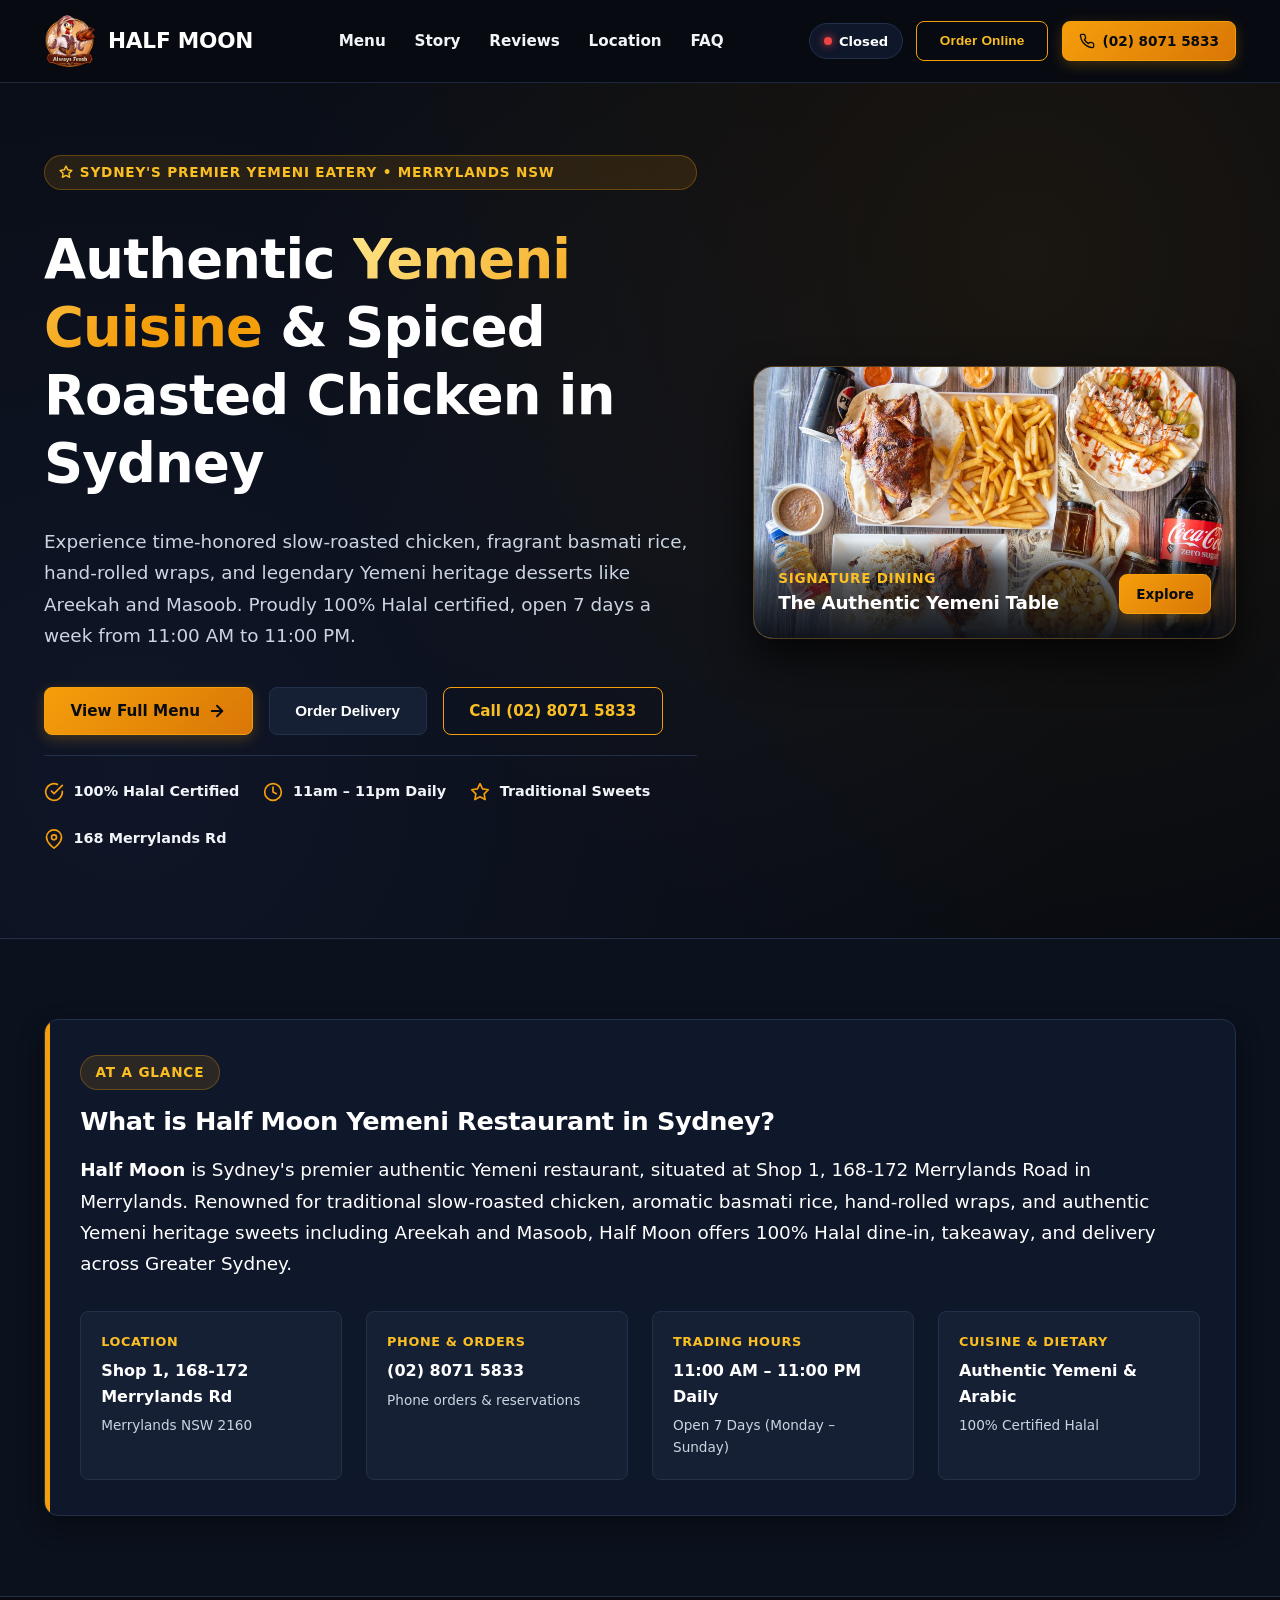
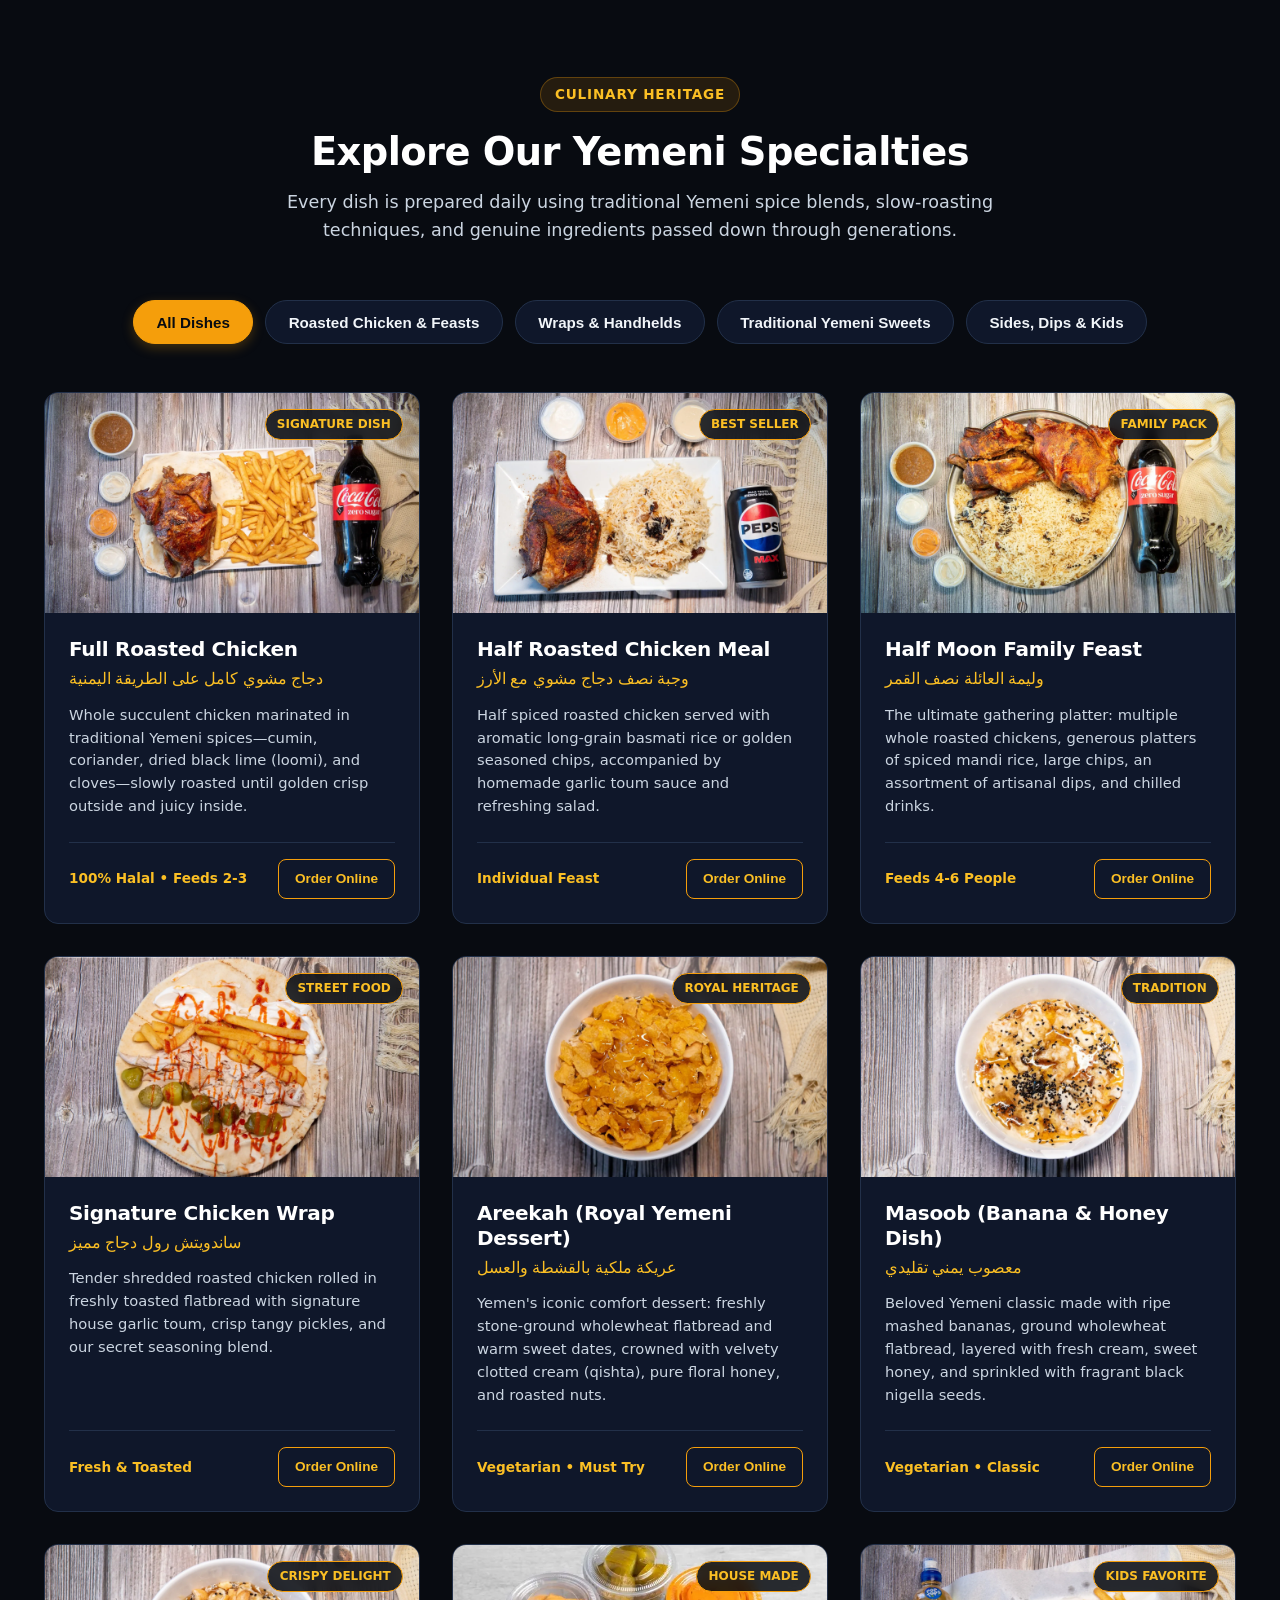
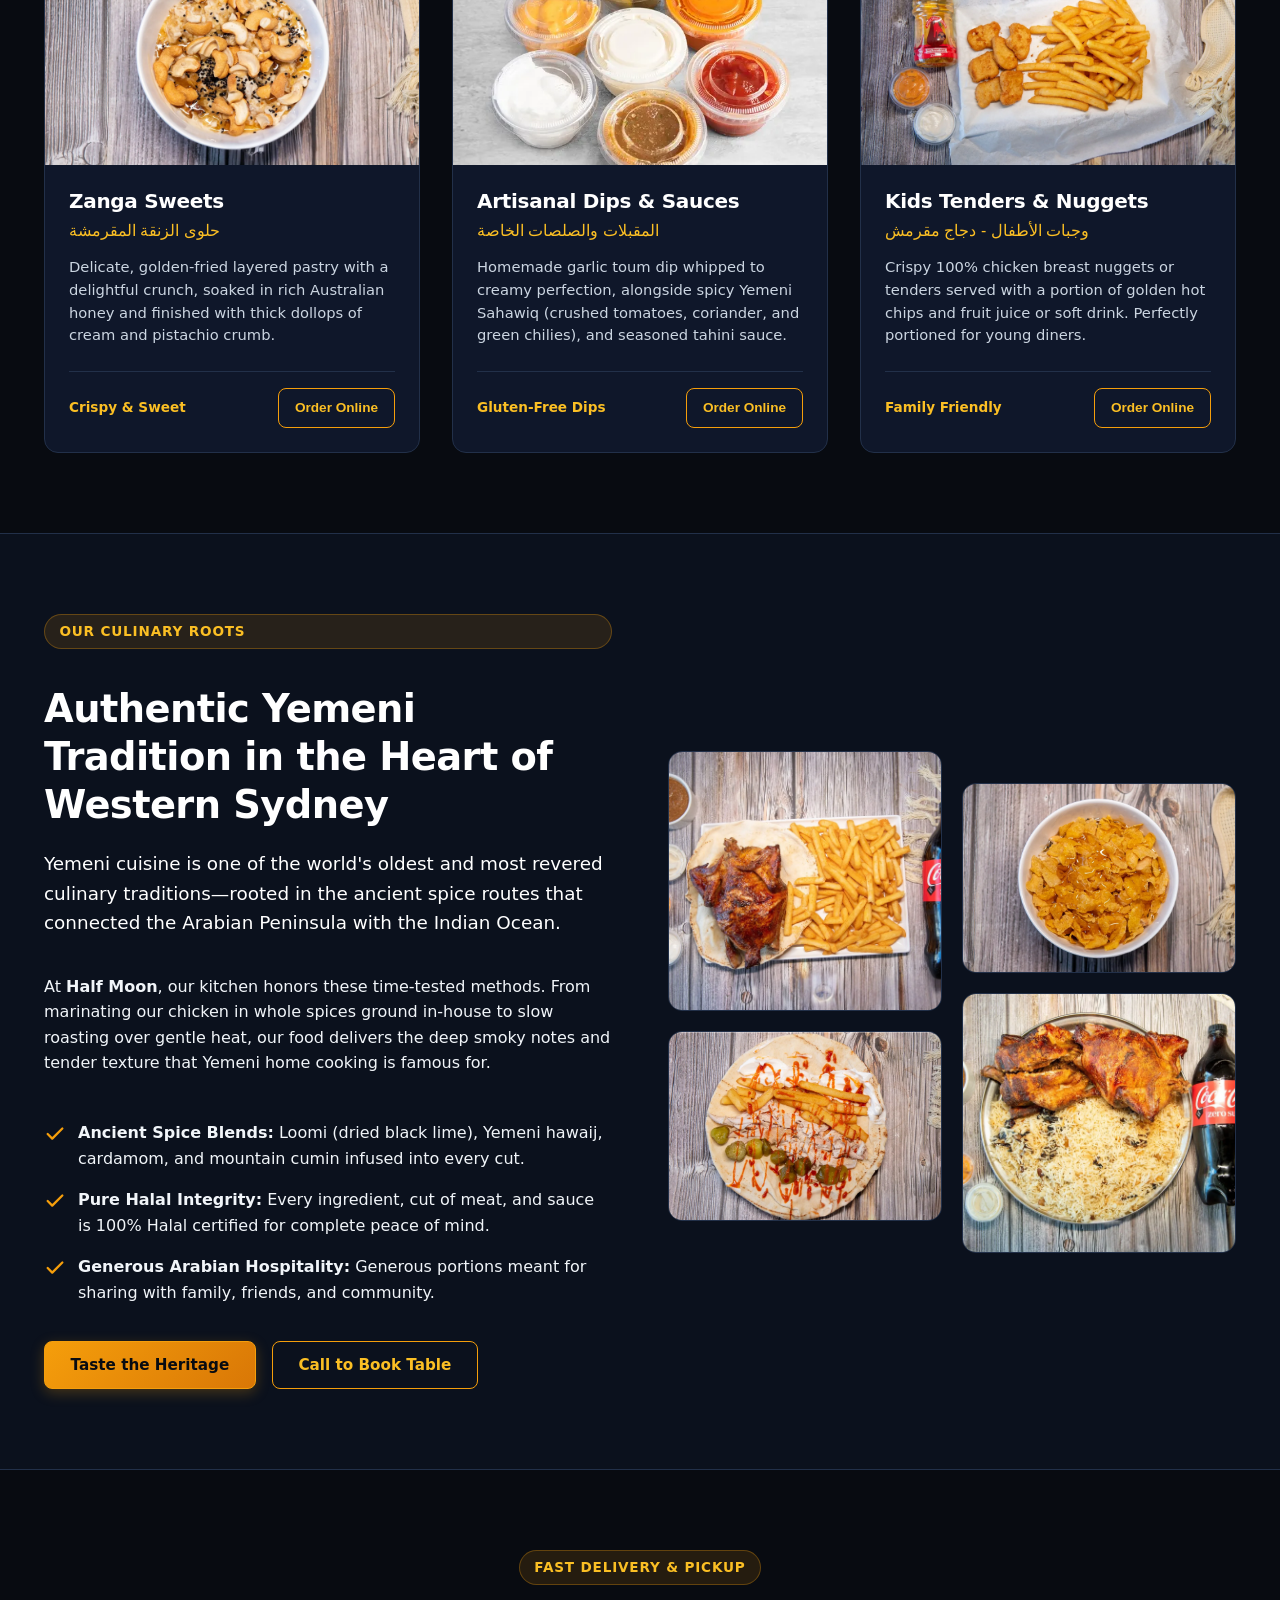
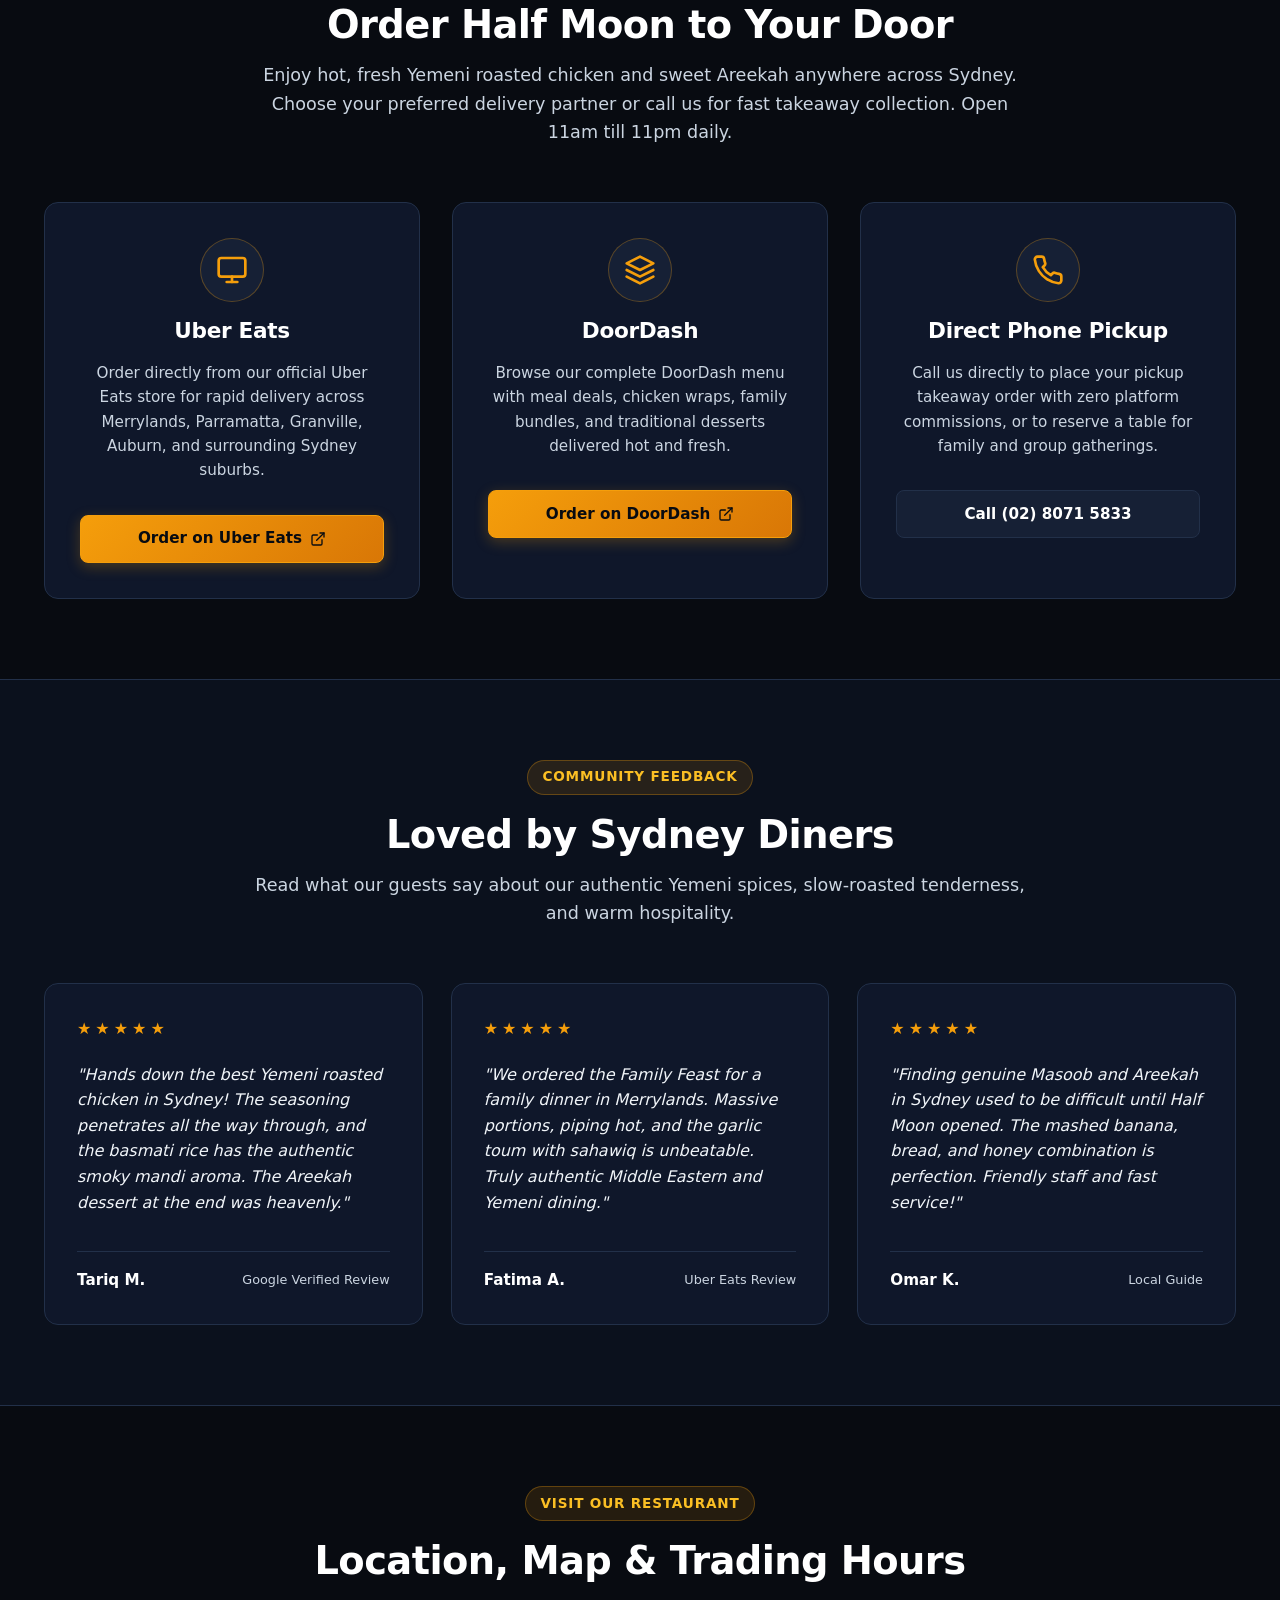
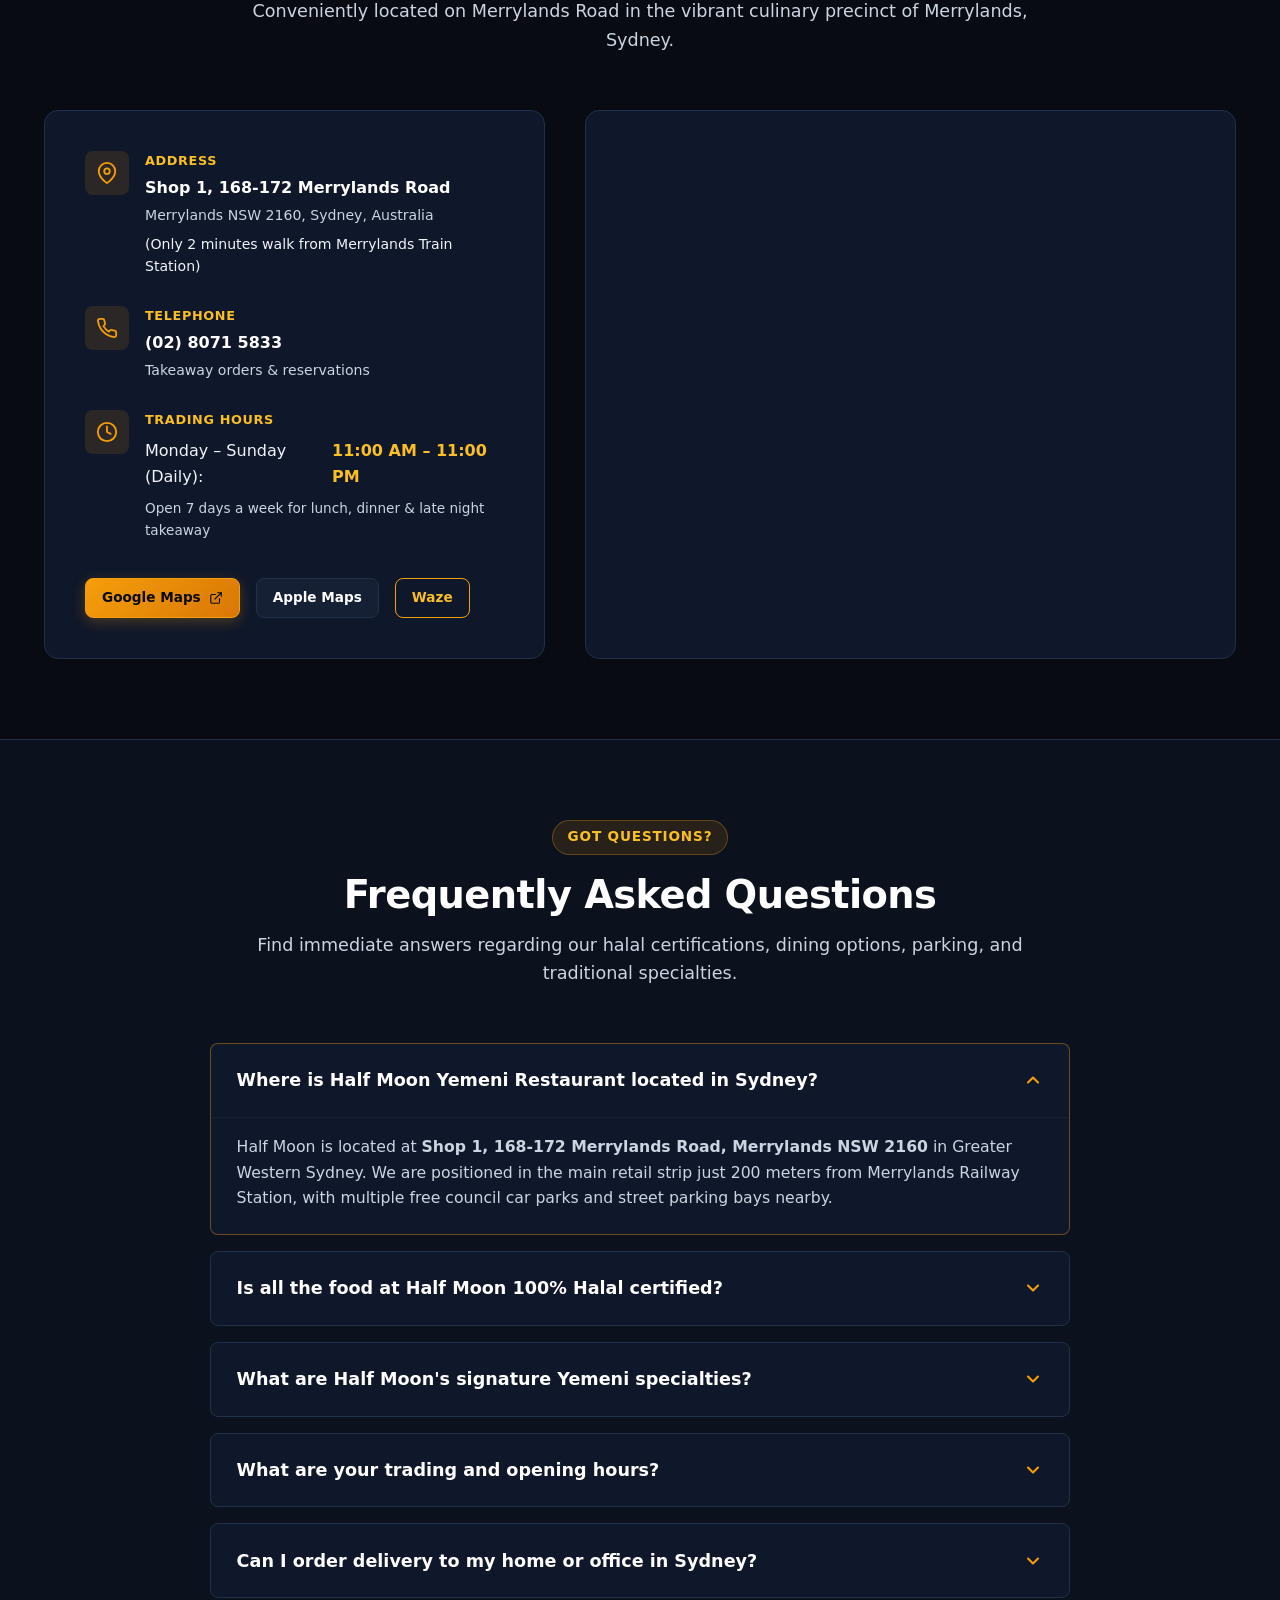
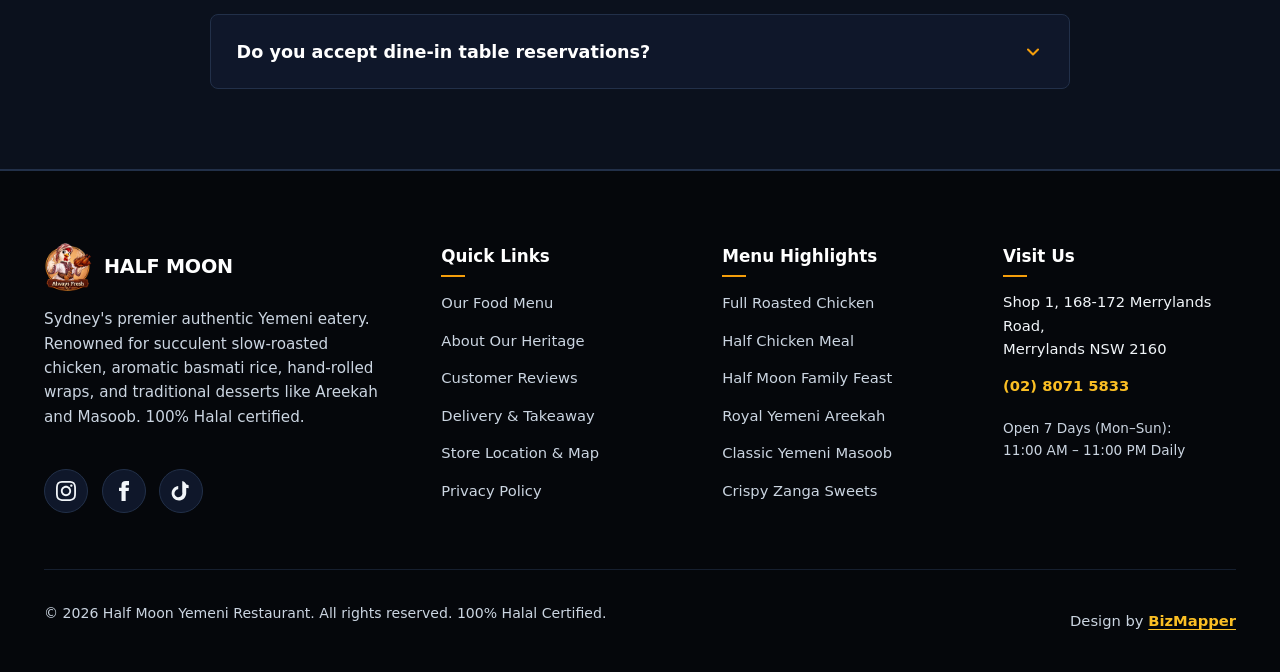
<file: index.html>
<!DOCTYPE html>
<html lang="en-AU">
<head>
  <!-- ==========================================================================
       SECTION 1: DOCUMENT METADATA & CHARACTER SET
       ========================================================================== -->
  <meta charset="UTF-8" />
  <meta name="viewport" content="width=device-width, initial-scale=1.0, viewport-fit=cover" />
  <meta http-equiv="X-UA-Compatible" content="IE=edge" />
  
  <!-- Primary SEO Title (Keyword Rich & High Intent) -->
  <title>Half Moon Yemeni Restaurant Sydney | Authentic Halal Yemeni Dining Merrylands</title>
  
  <!-- Primary Meta Description (Exactly 160 Characters) -->
  <meta name="description" content="Authentic Yemeni restaurant in Merrylands, Sydney. Savor slow-roasted chicken, seasoned rice, fresh wraps &amp; traditional Areekah. 100% Halal. Order online today!" />
  
  <!-- Canonical URL (Prevents Duplicate Content Indexing) -->
  <link rel="canonical" href="https://half-moon-syd.github.io/" />
  
  <!-- Search Engine Crawling Directives -->
  <meta name="robots" content="index, follow, max-image-preview:large, max-snippet:-1, max-video-preview:-1" />
  <meta name="googlebot" content="index, follow" />
  <meta name="bingbot" content="index, follow" />
  
  <!-- Geographic & Local Search Meta Tags (Merrylands, Greater Western Sydney) -->
  <meta name="geo.region" content="AU-NSW" />
  <meta name="geo.placename" content="Merrylands, Sydney" />
  <meta name="geo.position" content="-33.8369066;150.9902345" />
  <meta name="ICBM" content="-33.8369066, 150.9902345" />
  
  <!-- ==========================================================================
       SECTION 2: OPEN GRAPH & SOCIAL MEDIA PROTOCOLS (OG & TWITTER)
       ========================================================================== -->
  <meta property="og:site_name" content="Half Moon Yemeni Restaurant" />
  <meta property="og:type" content="restaurant.restaurant" />
  <meta property="og:locale" content="en_AU" />
  <meta property="og:url" content="https://half-moon-syd.github.io/" />
  <meta property="og:title" content="Half Moon Yemeni Restaurant Sydney | Authentic Halal Yemeni Dining" />
  <meta property="og:description" content="Authentic Yemeni restaurant in Merrylands, Sydney. Savor slow-roasted chicken, seasoned rice, fresh wraps &amp; traditional Areekah. 100% Halal. Order online today!" />
  <meta property="og:image" content="https://half-moon-syd.github.io/DoorDashWebP/Header%20Cover%20Page.webp" />
  <meta property="og:image:width" content="1920" />
  <meta property="og:image:height" content="1080" />
  <meta property="og:image:alt" content="Half Moon Yemeni Restaurant signature feast featuring spiced roasted chicken, basmati rice, and traditional sides" />

  <!-- Twitter Card Tags -->
  <meta name="twitter:card" content="summary_large_image" />
  <meta name="twitter:url" content="https://half-moon-syd.github.io/" />
  <meta name="twitter:title" content="Half Moon Yemeni Restaurant Sydney | Authentic Halal Yemeni Dining" />
  <meta name="twitter:description" content="Authentic Yemeni restaurant in Merrylands, Sydney. Savor slow-roasted chicken, seasoned rice, fresh wraps &amp; traditional Areekah. 100% Halal. Order online today!" />
  <meta name="twitter:image" content="https://half-moon-syd.github.io/DoorDashWebP/Header%20Cover%20Page.webp" />

  <!-- ==========================================================================
       SECTION 3: FAVICONS & WEB APP MANIFEST
       ========================================================================== -->
  <link rel="icon" type="image/svg+xml" href="/favicon.svg" />
  <link rel="icon" type="image/x-icon" href="/favicon.ico" />
  <link rel="icon" type="image/png" sizes="32x32" href="/favicon-32x32.png" />
  <link rel="icon" type="image/png" sizes="16x16" href="/favicon-16x16.png" />
  <link rel="apple-touch-icon" sizes="180x180" href="/apple-touch-icon.png" />
  <link rel="manifest" href="/site.webmanifest" />
  <meta name="theme-color" content="#080B11" />
  <meta name="msapplication-TileColor" content="#080B11" />

  <!-- ==========================================================================
       SECTION 4: PRELOADS & PRIMARY STYLESHEET
       ========================================================================== -->
  <!-- Preload LCP Hero Image for 100 Lighthouse Performance -->
  <link rel="preload" as="image" href="/DoorDashWebP/Header%20Cover%20Page.webp" type="image/webp" fetchpriority="high" />
  <!-- Main Stylesheet -->
  <link rel="stylesheet" href="/assets/css/styles.css" />

  <!-- ==========================================================================
       SECTION 5: RICH STRUCTURED DATA (JSON-LD / SCHEMA.ORG VALIDATOR)
       ========================================================================== -->
  <script type="application/ld+json">
  {
    "@context": "https://schema.org",
    "@graph": [
      {
        "@type": ["Restaurant", "FoodEstablishment", "LocalBusiness"],
        "@id": "https://half-moon-syd.github.io/#restaurant",
        "name": "Half Moon Yemeni Restaurant",
        "alternateName": [
          "Half Moon",
          "Half Moon Merrylands",
          "Half Moon Yemeni Restaurant Sydney"
        ],
        "description": "Authentic Yemeni restaurant in Merrylands, Sydney. Savor slow-roasted chicken, seasoned rice, fresh wraps & traditional Areekah. 100% Halal. Order online today!",
        "url": "https://half-moon-syd.github.io/",
        "logo": "https://half-moon-syd.github.io/Logo/Half%20Moon%20Logo%20NBG.png",
        "image": [
          "https://half-moon-syd.github.io/DoorDashWebP/Header%20Cover%20Page.webp",
          "https://half-moon-syd.github.io/DoorDashWebP/Full%20Roasted%20Chicken.webp",
          "https://half-moon-syd.github.io/DoorDashWebP/Areekah.webp",
          "https://half-moon-syd.github.io/DoorDashWebP/Masoob.webp"
        ],
        "telephone": "+61-2-8071-5833",
        "priceRange": "$$",
        "servesCuisine": [
          "Yemeni",
          "Middle Eastern",
          "Arabic",
          "Halal Charcoal Chicken",
          "Slow Roasted Chicken",
          "Mandi Rice"
        ],
        "address": {
          "@type": "PostalAddress",
          "streetAddress": "Shop 1, 168-172 Merrylands Road",
          "addressLocality": "Merrylands",
          "addressRegion": "NSW",
          "postalCode": "2160",
          "addressCountry": "AU"
        },
        "geo": {
          "@type": "GeoCoordinates",
          "latitude": -33.8369066,
          "longitude": 150.9902345
        },
        "hasMap": "https://www.google.com.au/maps/place/Half+Moon/@-33.8369066,150.9902345,17z/data=!3m1!4b1!4m6!3m5!1s0x6b12bde5000c52fd:0xa37bdcb6dfa96678!8m2!3d-33.8369066!4d150.9902345!16s%2Fg%2F11z5cls7_1",
        "openingHoursSpecification": [
          {
            "@type": "OpeningHoursSpecification",
            "dayOfWeek": ["Monday", "Tuesday", "Wednesday", "Thursday", "Friday", "Saturday", "Sunday"],
            "opens": "11:00",
            "closes": "23:00"
          }
        ],
        "sameAs": [
          "https://www.instagram.com/halfmoon.aus/",
          "https://www.facebook.com/Halfmoonau/",
          "https://www.tiktok.com/@halfmoon.aus/"
        ],
        "acceptsReservations": "True",
        "menu": "https://half-moon-syd.github.io/#menu",
        "aggregateRating": {
          "@type": "AggregateRating",
          "ratingValue": "4.9",
          "reviewCount": "146",
          "bestRating": "5",
          "worstRating": "1"
        },
        "hasMenu": {
          "@type": "Menu",
          "name": "Half Moon Yemeni Specialties Menu",
          "hasMenuSection": [
            {
              "@type": "MenuSection",
              "name": "Roasted Chicken & Feasts",
              "hasMenuItem": [
                {
                  "@type": "MenuItem",
                  "name": "Full Roasted Chicken",
                  "description": "Tender whole roasted chicken seasoned in aromatic Yemeni spices, served with fresh garlic toum, pickles, and spiced rice.",
                  "offers": {
                    "@type": "Offer",
                    "priceCurrency": "AUD"
                  }
                },
                {
                  "@type": "MenuItem",
                  "name": "Half Roasted Chicken Meal",
                  "description": "Half slow-roasted spiced chicken paired with fragrant basmati rice or golden chips and traditional dips.",
                  "offers": {
                    "@type": "Offer",
                    "priceCurrency": "AUD"
                  }
                },
                {
                  "@type": "MenuItem",
                  "name": "Family Feast",
                  "description": "Grand sharing banquet featuring multiple roasted chickens, generous mounds of aromatic rice, chips, dips, and drinks.",
                  "offers": {
                    "@type": "Offer",
                    "priceCurrency": "AUD"
                  }
                }
              ]
            },
            {
              "@type": "MenuSection",
              "name": "Traditional Yemeni Sweets",
              "hasMenuItem": [
                {
                  "@type": "MenuItem",
                  "name": "Areekah (Royal Yemeni Dessert)",
                  "description": "Authentic warm dessert crafted with crushed date flatbread, clotted qishta cream, pure honey, and crunchy nuts.",
                  "offers": {
                    "@type": "Offer",
                    "priceCurrency": "AUD"
                  }
                },
                {
                  "@type": "MenuItem",
                  "name": "Masoob (Banana & Honey Dish)",
                  "description": "Traditional Yemeni comfort specialty made from ripe mashed bananas, ground wholewheat bread, sweet honey, and cream.",
                  "offers": {
                    "@type": "Offer",
                    "priceCurrency": "AUD"
                  }
                },
                {
                  "@type": "MenuItem",
                  "name": "Zanga Sweets",
                  "description": "Crispy golden layered pastry drizzled with pure Australian floral honey and rich cream.",
                  "offers": {
                    "@type": "Offer",
                    "priceCurrency": "AUD"
                  }
                }
              ]
            }
          ]
        }
      },
      {
        "@type": "WebSite",
        "@id": "https://half-moon-syd.github.io/#website",
        "url": "https://half-moon-syd.github.io/",
        "name": "Half Moon Yemeni Restaurant Sydney",
        "description": "Official website of Half Moon Yemeni Restaurant in Merrylands, Sydney. Halal roasted chicken, spiced rice & Yemeni desserts.",
        "publisher": {
          "@id": "https://half-moon-syd.github.io/#restaurant"
        }
      },
      {
        "@type": "BreadcrumbList",
        "@id": "https://half-moon-syd.github.io/#breadcrumbs",
        "itemListElement": [
          {
            "@type": "ListItem",
            "position": 1,
            "name": "Home",
            "item": "https://half-moon-syd.github.io/"
          }
        ]
      },
      {
        "@type": "FAQPage",
        "@id": "https://half-moon-syd.github.io/#faq",
        "mainEntity": [
          {
            "@type": "Question",
            "name": "Where is Half Moon Yemeni Restaurant located in Sydney?",
            "acceptedAnswer": {
              "@type": "Answer",
              "text": "Half Moon is located at Shop 1, 168-172 Merrylands Road, Merrylands NSW 2160, in Greater Western Sydney. We are situated just a short 2-minute walk from Merrylands Railway Station, with convenient on-street and council parking nearby."
            }
          },
          {
            "@type": "Question",
            "name": "Is all food served at Half Moon 100% Halal certified?",
            "acceptedAnswer": {
              "@type": "Answer",
              "text": "Yes, absolutely. 100% of our meats, ingredients, marinades, and preparations adhere strictly to authentic Islamic Halal dietary requirements."
            }
          },
          {
            "@type": "Question",
            "name": "What are Half Moon's signature Yemeni dishes?",
            "acceptedAnswer": {
              "@type": "Answer",
              "text": "Our most popular signature specialties include our Slow-Roasted Spiced Chicken (Full & Half), Fragrant Basmati Mandi Rice, Handmade Chicken Wraps, Family Feast Platters, and world-renowned traditional Yemeni desserts: Areekah, Masoob, and Zanga."
            }
          },
          {
            "@type": "Question",
            "name": "What are your trading and opening hours?",
            "acceptedAnswer": {
              "@type": "Answer",
              "text": "Half Moon is open 7 days a week, Monday through Sunday, from 11:00 AM to 11:00 PM daily."
            }
          },
          {
            "@type": "Question",
            "name": "Can I order Half Moon for takeaway or home delivery in Sydney?",
            "acceptedAnswer": {
              "@type": "Answer",
              "text": "Yes! You can order online directly for fast delivery across Sydney via Uber Eats and DoorDash, or call our team directly on (02) 8071 5833 for prompt phone pickup and takeaway."
            }
          },
          {
            "@type": "Question",
            "name": "What are Areekah and Masoob?",
            "acceptedAnswer": {
              "@type": "Answer",
              "text": "Areekah and Masoob are two of Yemen's most famous heritage dishes. Areekah is a rich, warm sweet dish prepared with crushed dates, stone-ground flatbread, pure honey, and clotted cream. Masoob is prepared with sweet ripe mashed bananas, ground wholewheat bread, honey, and cream."
            }
          }
        ]
      }
    ]
  }
  </script>
</head>
<body>

  <!-- ==========================================================================
       SECTION 6: ACCESSIBILITY SKIP TO MAIN CONTENT LINK
       ========================================================================== -->
  <a href="#main-content" class="skip-to-content">Skip to main content</a>

  <!-- ==========================================================================
       SECTION 7: STICKY HEADER & ACCESSIBLE NAVIGATION BAR
       ========================================================================== -->
  <header class="site-header" role="banner">
    <div class="container nav-wrapper">
      <!-- Brand Logo & Identity -->
      <a href="/" class="brand-link" aria-label="Half Moon Homepage">
        <img src="/Logo/Half%20Moon%20Logo%20NBG.png" 
             alt="Half Moon Logo" 
             class="brand-logo" 
             width="52" 
             height="52" />
        <span class="brand-title">HALF MOON</span>
      </a>

      <!-- Desktop Navigation Menu -->
      <nav class="nav-desktop" aria-label="Main Navigation">
        <a href="#menu" class="nav-link">Menu</a>
        <a href="#about" class="nav-link">Story</a>
        <a href="#reviews" class="nav-link">Reviews</a>
        <a href="#location" class="nav-link">Location</a>
        <a href="#faq" class="nav-link">FAQ</a>
      </nav>

      <!-- Header Action Elements (Live Indicator & CTAs) -->
      <div class="nav-actions">
        <!-- Live Open / Closed Timezone Status Badge -->
        <div id="live-status-pill" class="status-indicator" aria-live="polite" title="Half Moon is open today 11:00 AM – 11:00 PM">
          <span class="status-dot" aria-hidden="true"></span>
          <span>Open Now</span>
        </div>

        <!-- Order Online Action Button (Stretched) -->
        <button type="button" class="btn btn-outline btn-sm btn-order-online open-order-modal">
          <span>Order Online</span>
        </button>

        <!-- Phone Call Quick Action (Single Line) -->
        <a href="tel:0280715833" class="btn btn-primary btn-sm" aria-label="Call Half Moon Restaurant at (02) 8071 5833">
          <svg width="16" height="16" viewBox="0 0 24 24" fill="none" stroke="currentColor" stroke-width="2" stroke-linecap="round" stroke-linejoin="round" aria-hidden="true">
            <path d="M22 16.92v3a2 2 0 0 1-2.18 2 19.79 19.79 0 0 1-8.63-3.07 19.5 19.5 0 0 1-6-6 19.79 19.79 0 0 1-3.07-8.67A2 2 0 0 1 4.11 2h3a2 2 0 0 1 2 1.72 12.84 12.84 0 0 0 .7 2.81 2 2 0 0 1-.45 2.11L8.09 9.91a16 16 0 0 0 6 6l1.27-1.27a2 2 0 0 1 2.11-.45 12.84 12.84 0 0 0 2.81.7A2 2 0 0 1 22 16.92z"></path>
          </svg>
          <span>(02) 8071 5833</span>
        </a>

        <!-- Mobile Menu Toggle Button -->
        <button type="button" 
                class="mobile-nav-toggle" 
                aria-label="Toggle mobile menu navigation" 
                aria-expanded="false" 
                aria-controls="mobile-drawer-menu">
          <svg viewBox="0 0 24 24" fill="none" stroke="currentColor" stroke-width="2" stroke-linecap="round" stroke-linejoin="round" aria-hidden="true">
            <line x1="3" y1="12" x2="21" y2="12"></line>
            <line x1="3" y1="6" x2="21" y2="6"></line>
            <line x1="3" y1="18" x2="21" y2="18"></line>
          </svg>
        </button>
      </div>
    </div>

    <!-- Mobile Drawer Navigation (App-Like Experience) -->
    <div id="mobile-drawer-menu" class="mobile-drawer" aria-label="Mobile Navigation Drawer">
      <!-- Drawer Top Bar with Brand & Close Button -->
      <div class="drawer-header">
        <a href="/" class="drawer-brand" aria-label="Half Moon Homepage">
          <img src="/Logo/Half%20Moon%20Logo%20NBG.png" 
               alt="Half Moon Logo" 
               class="brand-logo" 
               width="44" 
               height="44" />
          <span class="brand-title" style="font-size: 1.2rem;">HALF MOON</span>
        </a>
        <button type="button" class="drawer-close-btn" aria-label="Close navigation menu">
          <svg width="22" height="22" viewBox="0 0 24 24" fill="none" stroke="currentColor" stroke-width="2.5" stroke-linecap="round" stroke-linejoin="round">
            <line x1="18" y1="6" x2="6" y2="18"></line>
            <line x1="6" y1="6" x2="18" y2="18"></line>
          </svg>
        </button>
      </div>

      <!-- Live Status & Dietary Badges -->
      <div class="drawer-status-bar">
        <div class="status-indicator">
          <span class="status-dot" aria-hidden="true"></span>
          <span>Open Now • 11am – 11pm</span>
        </div>
        <div class="drawer-badge-tag">
          <svg width="13" height="13" viewBox="0 0 24 24" fill="none" stroke="currentColor" stroke-width="2.5" stroke-linecap="round" stroke-linejoin="round" aria-hidden="true">
            <path d="M22 11.08V12a10 10 0 1 1-5.93-9.14"></path>
            <polyline points="22 4 12 14.01 9 11.01"></polyline>
          </svg>
          <span>100% Halal</span>
        </div>
      </div>

      <!-- Navigation Section Label -->
      <div class="drawer-section-label">EXPLORE</div>

      <!-- Rich Navigation Cards -->
      <nav class="drawer-nav-list" aria-label="Mobile Navigation Links">
        <!-- 1. Menu -->
        <a href="#menu" class="drawer-nav-card mobile-nav-link">
          <div class="drawer-card-icon" aria-hidden="true">🍗</div>
          <div class="drawer-card-text">
            <span class="drawer-card-title">Our Menu</span>
            <span class="drawer-card-sub">Roasted chicken, spiced rice &amp; sweets</span>
          </div>
          <svg class="drawer-card-arrow" viewBox="0 0 24 24" fill="none" stroke="currentColor" stroke-width="2.5" stroke-linecap="round" stroke-linejoin="round" aria-hidden="true">
            <polyline points="9 18 15 12 9 6"></polyline>
          </svg>
        </a>

        <!-- 2. Story -->
        <a href="#about" class="drawer-nav-card mobile-nav-link">
          <div class="drawer-card-icon" aria-hidden="true">🏺</div>
          <div class="drawer-card-text">
            <span class="drawer-card-title">Our Story</span>
            <span class="drawer-card-sub">Heritage spices &amp; Yemeni roots</span>
          </div>
          <svg class="drawer-card-arrow" viewBox="0 0 24 24" fill="none" stroke="currentColor" stroke-width="2.5" stroke-linecap="round" stroke-linejoin="round" aria-hidden="true">
            <polyline points="9 18 15 12 9 6"></polyline>
          </svg>
        </a>

        <!-- 3. Reviews -->
        <a href="#reviews" class="drawer-nav-card mobile-nav-link">
          <div class="drawer-card-icon" aria-hidden="true">⭐</div>
          <div class="drawer-card-text">
            <span class="drawer-card-title">Customer Reviews</span>
            <span class="drawer-card-sub">4.9 ★ Rated by Sydney diners</span>
          </div>
          <svg class="drawer-card-arrow" viewBox="0 0 24 24" fill="none" stroke="currentColor" stroke-width="2.5" stroke-linecap="round" stroke-linejoin="round" aria-hidden="true">
            <polyline points="9 18 15 12 9 6"></polyline>
          </svg>
        </a>

        <!-- 4. Location -->
        <a href="#location" class="drawer-nav-card mobile-nav-link">
          <div class="drawer-card-icon" aria-hidden="true">📍</div>
          <div class="drawer-card-text">
            <span class="drawer-card-title">Location &amp; Hours</span>
            <span class="drawer-card-sub">Shop 1, 168-172 Merrylands Rd</span>
          </div>
          <svg class="drawer-card-arrow" viewBox="0 0 24 24" fill="none" stroke="currentColor" stroke-width="2.5" stroke-linecap="round" stroke-linejoin="round" aria-hidden="true">
            <polyline points="9 18 15 12 9 6"></polyline>
          </svg>
        </a>

        <!-- 5. FAQ -->
        <a href="#faq" class="drawer-nav-card mobile-nav-link">
          <div class="drawer-card-icon" aria-hidden="true">❓</div>
          <div class="drawer-card-text">
            <span class="drawer-card-title">FAQ &amp; Dietary</span>
            <span class="drawer-card-sub">Halal info, takeaway &amp; parking</span>
          </div>
          <svg class="drawer-card-arrow" viewBox="0 0 24 24" fill="none" stroke="currentColor" stroke-width="2.5" stroke-linecap="round" stroke-linejoin="round" aria-hidden="true">
            <polyline points="9 18 15 12 9 6"></polyline>
          </svg>
        </a>
      </nav>

      <!-- 1-Tap Delivery Section -->
      <div class="drawer-section-label">ORDER DELIVERY</div>
      <div class="drawer-delivery-grid">
        <a href="https://www.ubereats.com/au/store/half-moon/9OZtb5LNQ4-diaZt4UifKA?diningMode=DELIVERY&amp;sc=SEARCH_SUGGESTION" 
           target="_blank" 
           rel="noopener noreferrer" 
           class="drawer-delivery-btn">
          <svg width="18" height="18" viewBox="0 0 24 24" fill="none" stroke="currentColor" stroke-width="2" stroke-linecap="round" stroke-linejoin="round">
            <rect x="2" y="3" width="20" height="14" rx="2" ry="2"></rect>
            <line x1="8" y1="21" x2="16" y2="21"></line>
            <line x1="12" y1="17" x2="12" y2="21"></line>
          </svg>
          <span>Uber Eats</span>
        </a>
        <a href="https://www.doordash.com/en-GB/store/half-moon-merrylands-52654581/123477748/?event_type=autocomplete&amp;pickup=false" 
           target="_blank" 
           rel="noopener noreferrer" 
           class="drawer-delivery-btn">
          <svg width="18" height="18" viewBox="0 0 24 24" fill="none" stroke="currentColor" stroke-width="2" stroke-linecap="round" stroke-linejoin="round">
            <path d="M12 2L2 7l10 5 10-5-10-5z"></path>
            <path d="M2 17l10 5 10-5"></path>
            <path d="M2 12l10 5 10-5"></path>
          </svg>
          <span>DoorDash</span>
        </a>
      </div>

      <!-- Quick Action Buttons -->
      <div class="drawer-action-group">
        <a href="tel:0280715833" class="btn btn-primary" style="width: 100%;">
          <svg width="18" height="18" viewBox="0 0 24 24" fill="none" stroke="currentColor" stroke-width="2" stroke-linecap="round" stroke-linejoin="round" aria-hidden="true">
            <path d="M22 16.92v3a2 2 0 0 1-2.18 2 19.79 19.79 0 0 1-8.63-3.07 19.5 19.5 0 0 1-6-6 19.79 19.79 0 0 1-3.07-8.67A2 2 0 0 1 4.11 2h3a2 2 0 0 1 2 1.72 12.84 12.84 0 0 0 .7 2.81 2 2 0 0 1-.45 2.11L8.09 9.91a16 16 0 0 0 6 6l1.27-1.27a2 2 0 0 1 2.11-.45 12.84 12.84 0 0 0 2.81.7A2 2 0 0 1 22 16.92z"></path>
          </svg>
          <span>Call (02) 8071 5833</span>
        </a>
        <a href="https://www.google.com.au/maps/place/Half+Moon/@-33.8369066,150.9902345,17z/data=!3m1!4b1!4m6!3m5!1s0x6b12bde5000c52fd:0xa37bdcb6dfa96678!8m2!3d-33.8369066!4d150.9902345!16s%2Fg%2F11z5cls7_1" 
           target="_blank" 
           rel="noopener noreferrer" 
           class="btn btn-secondary" 
           style="width: 100%;">
          <svg width="18" height="18" viewBox="0 0 24 24" fill="none" stroke="currentColor" stroke-width="2" stroke-linecap="round" stroke-linejoin="round" aria-hidden="true">
            <polygon points="3 11 22 2 13 21 11 13 3 11"></polygon>
          </svg>
          <span>Get Directions</span>
        </a>
      </div>

      <!-- Social Media & Bottom Info -->
      <div class="drawer-footer-block">
        <div class="social-links-row" style="justify-content: center; margin-bottom: 0.75rem;">
          <a href="https://www.instagram.com/halfmoon.aus/" target="_blank" rel="noopener noreferrer" class="social-icon-btn" aria-label="Half Moon on Instagram">
            <svg viewBox="0 0 24 24"><path d="M12 2.163c3.204 0 3.584.012 4.85.07 3.252.148 4.771 1.691 4.919 4.919.058 1.265.069 1.645.069 4.849 0 3.205-.012 3.584-.069 4.849-.149 3.225-1.664 4.771-4.919 4.919-1.266.058-1.644.07-4.85.07-3.204 0-3.584-.012-4.849-.07-3.26-.149-4.771-1.699-4.919-4.92-.058-1.265-.07-1.644-.07-4.849 0-3.204.013-3.583.07-4.849.149-3.227 1.664-4.771 4.919-4.919 1.266-.057 1.645-.069 4.849-.069zm0-2.163c-3.259 0-3.667.014-4.947.072-4.358.2-6.78 2.618-6.98 6.98-.059 1.281-.073 1.689-.073 4.948 0 3.259.014 3.668.072 4.948.2 4.358 2.618 6.78 6.98 6.98 1.281.058 1.689.072 4.948.072 3.259 0 3.668-.014 4.948-.072 4.354-.2 6.782-2.618 6.979-6.98.059-1.28.073-1.689.073-4.948 0-3.259-.014-3.667-.072-4.947-.196-4.354-2.617-6.78-6.979-6.98-1.281-.059-1.69-.073-4.949-.073zm0 5.838c-3.403 0-6.162 2.759-6.162 6.162s2.759 6.163 6.162 6.163 6.162-2.759 6.162-6.163c0-3.403-2.759-6.162-6.162-6.162zm0 10.162c-2.209 0-4-1.79-4-4 0-2.209 1.791-4 4-4s4 1.791 4 4c0 2.21-1.791 4-4 4zm6.406-11.845c-.796 0-1.441.645-1.441 1.44s.645 1.44 1.441 1.44c.795 0 1.439-.645 1.439-1.44s-.644-1.44-1.439-1.44z"/></svg>
          </a>
          <a href="https://www.facebook.com/Halfmoonau/" target="_blank" rel="noopener noreferrer" class="social-icon-btn" aria-label="Half Moon on Facebook">
            <svg viewBox="0 0 24 24"><path d="M9 8H6v4h3v12h5V12h3.642L18 8h-4V6.333C14 5.374 14.5 5 15.5 5H18V0h-3.808C10.595 0 9 1.583 9 4.615V8z"/></svg>
          </a>
          <a href="https://www.tiktok.com/@halfmoon.aus" target="_blank" rel="noopener noreferrer" class="social-icon-btn" aria-label="Half Moon on TikTok">
            <svg viewBox="0 0 24 24"><path d="M12.525.02c1.31 0 2.57.42 3.6 1.18 1.05.78 1.83 1.87 2.22 3.12.98.07 1.95.34 2.83.82v3.62c-.93-.32-1.91-.49-2.9-.49v5.93c0 1.98-.6 3.9-1.73 5.49-1.13 1.6-2.73 2.76-4.58 3.32-1.85.57-3.83.5-5.65-.21-1.81-.7-3.32-1.99-4.32-3.66-1-1.68-1.4-3.64-1.15-5.59.25-1.95 1.15-3.74 2.57-5.11 1.42-1.37 3.26-2.21 5.24-2.4 0 .97 0 2.91 0 3.88-1.12.08-2.2.56-3.02 1.35-.83.79-1.34 1.86-1.45 3.01-.11 1.15.19 2.3.83 3.26.65.96 1.61 1.63 2.72 1.89 1.12.26 2.29.11 3.3-.43 1.02-.54 1.82-1.43 2.26-2.51.44-1.07.51-2.26.2-3.36V0h3.69z"/></svg>
          </a>
        </div>
        <p class="drawer-address-text">Shop 1, 168-172 Merrylands Rd, Merrylands NSW 2160</p>
        <p style="text-align: center; margin-top: 0.35rem;">
          <a href="/privacy-policy.html" style="color: var(--color-text-muted); font-size: 0.8rem; text-decoration: underline;">Privacy Policy</a>
        </p>
      </div>
    </div>
  </header>

  <!-- ==========================================================================
       SECTION 8: MAIN CONTENT AREA
       ========================================================================== -->
  <main id="main-content">

    <!-- ==========================================================================
         HERO SECTION: High-Impact Visual & Key Conversion Actions
         ========================================================================== -->
    <section class="hero-section" aria-labelledby="hero-heading">
      <div class="container hero-grid">
        <!-- Hero Text & Value Proposition -->
        <div class="hero-content">
          <div class="badge-tag">
            <svg width="14" height="14" viewBox="0 0 24 24" fill="none" stroke="currentColor" stroke-width="2.5" stroke-linecap="round" stroke-linejoin="round" aria-hidden="true">
              <polygon points="12 2 15.09 8.26 22 9.27 17 14.14 18.18 21.02 12 17.77 5.82 21.02 7 14.14 2 9.27 8.91 8.26 12 2"></polygon>
            </svg>
            <span>Sydney's Premier Yemeni Eatery • Merrylands NSW</span>
          </div>

          <h1 id="hero-heading" class="hero-title">
            Authentic <span class="highlight">Yemeni Cuisine</span> &amp; Spiced Roasted Chicken in Sydney
          </h1>

          <p class="hero-description">
            Experience time-honored slow-roasted chicken, fragrant basmati rice, hand-rolled wraps, and legendary Yemeni heritage desserts like Areekah and Masoob. Proudly 100% Halal certified, open 7 days a week from 11:00 AM to 11:00 PM.
          </p>

          <!-- Call to Action Buttons -->
          <div class="btn-group">
            <a href="#menu" class="btn btn-primary">
              <span>View Full Menu</span>
              <svg width="18" height="18" viewBox="0 0 24 24" fill="none" stroke="currentColor" stroke-width="2.5" stroke-linecap="round" stroke-linejoin="round" aria-hidden="true">
                <line x1="5" y1="12" x2="19" y2="12"></line>
                <polyline points="12 5 19 12 12 19"></polyline>
              </svg>
            </a>
            <button type="button" class="btn btn-secondary open-order-modal">
              <span>Order Delivery</span>
            </button>
            <a href="tel:0280715833" class="btn btn-outline">
              <span>Call (02) 8071 5833</span>
            </a>
          </div>

          <!-- Trust Badges & Highlights -->
          <div class="hero-badges-row">
            <div class="hero-feature-item">
              <svg viewBox="0 0 24 24" fill="none" stroke-width="2" stroke-linecap="round" stroke-linejoin="round" aria-hidden="true">
                <path d="M22 11.08V12a10 10 0 1 1-5.93-9.14"></path>
                <polyline points="22 4 12 14.01 9 11.01"></polyline>
              </svg>
              <span>100% Halal Certified</span>
            </div>
            <div class="hero-feature-item">
              <svg viewBox="0 0 24 24" fill="none" stroke-width="2" stroke-linecap="round" stroke-linejoin="round" aria-hidden="true">
                <circle cx="12" cy="12" r="10"></circle>
                <polyline points="12 6 12 12 16 14"></polyline>
              </svg>
              <span>11am – 11pm Daily</span>
            </div>
            <div class="hero-feature-item">
              <svg viewBox="0 0 24 24" fill="none" stroke-width="2" stroke-linecap="round" stroke-linejoin="round" aria-hidden="true">
                <polygon points="12 2 15.09 8.26 22 9.27 17 14.14 18.18 21.02 12 17.77 5.82 21.02 7 14.14 2 9.27 8.91 8.26 12 2"></polygon>
              </svg>
              <span>Traditional Sweets</span>
            </div>
            <div class="hero-feature-item">
              <svg viewBox="0 0 24 24" fill="none" stroke-width="2" stroke-linecap="round" stroke-linejoin="round" aria-hidden="true">
                <path d="M21 10c0 7-9 13-9 13s-9-6-9-13a9 9 0 0 1 18 0z"></path>
                <circle cx="12" cy="10" r="3"></circle>
              </svg>
              <span>168 Merrylands Rd</span>
            </div>
          </div>
        </div>

        <!-- Hero Visual Media Card (LCP Optimized) -->
        <div class="hero-media-card">
          <img src="/DoorDashWebP/Header%20Cover%20Page.webp" 
               alt="Half Moon Yemeni Restaurant signature feast with roasted chicken, spiced rice, fresh wraps, and handmade sauces" 
               width="1920" 
               height="1080" 
               fetchpriority="high" />
          <div class="hero-media-overlay">
            <div>
              <span class="hero-overlay-tag">Signature Dining</span>
              <h2 class="hero-overlay-title">The Authentic Yemeni Table</h2>
            </div>
            <a href="#menu" class="btn btn-primary btn-sm">Explore</a>
          </div>
        </div>
      </div>
    </section>

    <!-- ==========================================================================
         AEO / SXO DIRECT ANSWER BLOCK (Google Featured Snippet & AI Summary)
         ========================================================================== -->
    <section class="section section-surface" aria-labelledby="aeo-heading">
      <div class="container">
        <div class="aeo-card">
          <div class="badge-tag">At A Glance</div>
          <h2 id="aeo-heading" style="font-size: 1.6rem; margin-bottom: 1rem;">
            What is Half Moon Yemeni Restaurant in Sydney?
          </h2>
          <!-- 48-word direct answer paragraph engineered for AI Overviews & Featured Snippets -->
          <p class="aeo-direct-answer">
            <strong>Half Moon</strong> is Sydney's premier authentic Yemeni restaurant, situated at Shop 1, 168-172 Merrylands Road in Merrylands. Renowned for traditional slow-roasted chicken, aromatic basmati rice, hand-rolled wraps, and authentic Yemeni heritage sweets including Areekah and Masoob, Half Moon offers 100% Halal dine-in, takeaway, and delivery across Greater Sydney.
          </p>

          <!-- Key Fast Facts Grid -->
          <div class="fast-facts-grid">
            <div class="fact-card">
              <span class="fact-label">Location</span>
              <span class="fact-value">Shop 1, 168-172 Merrylands Rd</span>
              <span class="fact-subtext">Merrylands NSW 2160</span>
            </div>
            <div class="fact-card">
              <span class="fact-label">Phone &amp; Orders</span>
              <span class="fact-value">(02) 8071 5833</span>
              <span class="fact-subtext">Phone orders &amp; reservations</span>
            </div>
            <div class="fact-card">
              <span class="fact-label">Trading Hours</span>
              <span class="fact-value">11:00 AM – 11:00 PM Daily</span>
              <span class="fact-subtext">Open 7 Days (Monday – Sunday)</span>
            </div>
            <div class="fact-card">
              <span class="fact-label">Cuisine &amp; Dietary</span>
              <span class="fact-value">Authentic Yemeni &amp; Arabic</span>
              <span class="fact-subtext">100% Certified Halal</span>
            </div>
          </div>
        </div>
      </div>
    </section>

    <!-- ==========================================================================
         MENU SECTION: Interactive Tabs & Visual Dish Cards
         ========================================================================== -->
    <section id="menu" class="section section-dark" aria-labelledby="menu-heading">
      <div class="container">
        <!-- Section Header -->
        <header class="section-header">
          <div class="badge-tag">Culinary Heritage</div>
          <h2 id="menu-heading">Explore Our Yemeni Specialties</h2>
          <p class="section-subtitle">
            Every dish is prepared daily using traditional Yemeni spice blends, slow-roasting techniques, and genuine ingredients passed down through generations.
          </p>
        </header>

        <!-- Category Tabs (Swipeable on Mobile) -->
        <div class="menu-nav-tabs" role="tablist" aria-label="Menu categories">
          <button type="button" class="menu-tab-btn active" data-filter="all" role="tab" aria-selected="true">
            All Dishes
          </button>
          <button type="button" class="menu-tab-btn" data-filter="chicken" role="tab" aria-selected="false">
            Roasted Chicken &amp; Feasts
          </button>
          <button type="button" class="menu-tab-btn" data-filter="wraps" role="tab" aria-selected="false">
            Wraps &amp; Handhelds
          </button>
          <button type="button" class="menu-tab-btn" data-filter="sweets" role="tab" aria-selected="false">
            Traditional Yemeni Sweets
          </button>
          <button type="button" class="menu-tab-btn" data-filter="sides" role="tab" aria-selected="false">
            Sides, Dips &amp; Kids
          </button>
        </div>

        <!-- Dishes Grid -->
        <div class="menu-grid">
          
          <!-- Item 1: Full Roasted Chicken -->
          <article class="menu-card" data-category="chicken">
            <div class="menu-card-img-wrapper">
              <img src="/DoorDashWebP/Full%20Roasted%20Chicken.webp" 
                   alt="Full Roasted Yemeni Spiced Chicken at Half Moon Sydney" 
                   width="550" 
                   height="440" 
                   loading="lazy" />
              <span class="menu-card-badge">Signature Dish</span>
            </div>
            <div class="menu-card-body">
              <div class="menu-card-header">
                <h3 class="menu-card-title">Full Roasted Chicken</h3>
                <span class="menu-card-arabic">دجاج مشوي كامل على الطريقة اليمنية</span>
              </div>
              <p class="menu-card-desc">
                Whole succulent chicken marinated in traditional Yemeni spices—cumin, coriander, dried black lime (loomi), and cloves—slowly roasted until golden crisp outside and juicy inside.
              </p>
              <div class="menu-card-footer">
                <span class="menu-card-tag">100% Halal • Feeds 2-3</span>
                <button type="button" class="btn btn-outline btn-sm open-order-modal">Order Online</button>
              </div>
            </div>
          </article>

          <!-- Item 2: Half Roasted Chicken Meal -->
          <article class="menu-card" data-category="chicken">
            <div class="menu-card-img-wrapper">
              <img src="/DoorDashWebP/Half%20Roasted%20Chicken.webp" 
                   alt="Half Roasted Chicken Meal with fragrant spiced rice" 
                   width="550" 
                   height="440" 
                   loading="lazy" />
              <span class="menu-card-badge">Best Seller</span>
            </div>
            <div class="menu-card-body">
              <div class="menu-card-header">
                <h3 class="menu-card-title">Half Roasted Chicken Meal</h3>
                <span class="menu-card-arabic">وجبة نصف دجاج مشوي مع الأرز</span>
              </div>
              <p class="menu-card-desc">
                Half spiced roasted chicken served with aromatic long-grain basmati rice or golden seasoned chips, accompanied by homemade garlic toum sauce and refreshing salad.
              </p>
              <div class="menu-card-footer">
                <span class="menu-card-tag">Individual Feast</span>
                <button type="button" class="btn btn-outline btn-sm open-order-modal">Order Online</button>
              </div>
            </div>
          </article>

          <!-- Item 3: Family Feast -->
          <article class="menu-card" data-category="chicken">
            <div class="menu-card-img-wrapper">
              <img src="/DoorDashWebP/Family%20Feast'.webp" 
                   alt="Half Moon Family Feast platter with roasted chickens and spiced rice" 
                   width="550" 
                   height="440" 
                   loading="lazy" />
              <span class="menu-card-badge">Family Pack</span>
            </div>
            <div class="menu-card-body">
              <div class="menu-card-header">
                <h3 class="menu-card-title">Half Moon Family Feast</h3>
                <span class="menu-card-arabic">وليمة العائلة نصف القمر</span>
              </div>
              <p class="menu-card-desc">
                The ultimate gathering platter: multiple whole roasted chickens, generous platters of spiced mandi rice, large chips, an assortment of artisanal dips, and chilled drinks.
              </p>
              <div class="menu-card-footer">
                <span class="menu-card-tag">Feeds 4-6 People</span>
                <button type="button" class="btn btn-outline btn-sm open-order-modal">Order Online</button>
              </div>
            </div>
          </article>

          <!-- Item 4: Chicken Wrap -->
          <article class="menu-card" data-category="wraps">
            <div class="menu-card-img-wrapper">
              <img src="/DoorDashWebP/Chicken%20Wrap.webp" 
                   alt="Authentic Yemeni seasoned Chicken Wrap" 
                   width="550" 
                   height="440" 
                   loading="lazy" />
              <span class="menu-card-badge">Street Food</span>
            </div>
            <div class="menu-card-body">
              <div class="menu-card-header">
                <h3 class="menu-card-title">Signature Chicken Wrap</h3>
                <span class="menu-card-arabic">ساندويتش رول دجاج مميز</span>
              </div>
              <p class="menu-card-desc">
                Tender shredded roasted chicken rolled in freshly toasted flatbread with signature house garlic toum, crisp tangy pickles, and our secret seasoning blend.
              </p>
              <div class="menu-card-footer">
                <span class="menu-card-tag">Fresh &amp; Toasted</span>
                <button type="button" class="btn btn-outline btn-sm open-order-modal">Order Online</button>
              </div>
            </div>
          </article>

          <!-- Item 5: Areekah -->
          <article class="menu-card" data-category="sweets">
            <div class="menu-card-img-wrapper">
              <img src="/DoorDashWebP/Areekah.webp" 
                   alt="Traditional Yemeni Areekah Royal Sweet Dessert" 
                   width="550" 
                   height="440" 
                   loading="lazy" />
              <span class="menu-card-badge">Royal Heritage</span>
            </div>
            <div class="menu-card-body">
              <div class="menu-card-header">
                <h3 class="menu-card-title">Areekah (Royal Yemeni Dessert)</h3>
                <span class="menu-card-arabic">عريكة ملكية بالقشطة والعسل</span>
              </div>
              <p class="menu-card-desc">
                Yemen's iconic comfort dessert: freshly stone-ground wholewheat flatbread and warm sweet dates, crowned with velvety clotted cream (qishta), pure floral honey, and roasted nuts.
              </p>
              <div class="menu-card-footer">
                <span class="menu-card-tag">Vegetarian • Must Try</span>
                <button type="button" class="btn btn-outline btn-sm open-order-modal">Order Online</button>
              </div>
            </div>
          </article>

          <!-- Item 6: Masoob -->
          <article class="menu-card" data-category="sweets">
            <div class="menu-card-img-wrapper">
              <img src="/DoorDashWebP/Masoob.webp" 
                   alt="Authentic Masoob Yemeni mashed banana and wholewheat sweet" 
                   width="550" 
                   height="440" 
                   loading="lazy" />
              <span class="menu-card-badge">Tradition</span>
            </div>
            <div class="menu-card-body">
              <div class="menu-card-header">
                <h3 class="menu-card-title">Masoob (Banana &amp; Honey Dish)</h3>
                <span class="menu-card-arabic">معصوب يمني تقليدي</span>
              </div>
              <p class="menu-card-desc">
                Beloved Yemeni classic made with ripe mashed bananas, ground wholewheat flatbread, layered with fresh cream, sweet honey, and sprinkled with fragrant black nigella seeds.
              </p>
              <div class="menu-card-footer">
                <span class="menu-card-tag">Vegetarian • Classic</span>
                <button type="button" class="btn btn-outline btn-sm open-order-modal">Order Online</button>
              </div>
            </div>
          </article>

          <!-- Item 7: Zanga Sweets -->
          <article class="menu-card" data-category="sweets">
            <div class="menu-card-img-wrapper">
              <img src="/DoorDashWebP/Zanga.webp" 
                   alt="Crispy golden layered Zanga sweets with honey and cream" 
                   width="550" 
                   height="440" 
                   loading="lazy" />
              <span class="menu-card-badge">Crispy Delight</span>
            </div>
            <div class="menu-card-body">
              <div class="menu-card-header">
                <h3 class="menu-card-title">Zanga Sweets</h3>
                <span class="menu-card-arabic">حلوى الزنقة المقرمشة</span>
              </div>
              <p class="menu-card-desc">
                Delicate, golden-fried layered pastry with a delightful crunch, soaked in rich Australian honey and finished with thick dollops of cream and pistachio crumb.
              </p>
              <div class="menu-card-footer">
                <span class="menu-card-tag">Crispy &amp; Sweet</span>
                <button type="button" class="btn btn-outline btn-sm open-order-modal">Order Online</button>
              </div>
            </div>
          </article>

          <!-- Item 8: Dips & Sauces -->
          <article class="menu-card" data-category="sides">
            <div class="menu-card-img-wrapper">
              <img src="/UberEatsWebP/HalfMoon_DipsAndSauces_550x440.webp" 
                   alt="Artisanal Middle Eastern and Yemeni dips including garlic toum and spicy sahawiq" 
                   width="550" 
                   height="440" 
                   loading="lazy" />
              <span class="menu-card-badge">House Made</span>
            </div>
            <div class="menu-card-body">
              <div class="menu-card-header">
                <h3 class="menu-card-title">Artisanal Dips &amp; Sauces</h3>
                <span class="menu-card-arabic">المقبلات والصلصات الخاصة</span>
              </div>
              <p class="menu-card-desc">
                Homemade garlic toum dip whipped to creamy perfection, alongside spicy Yemeni Sahawiq (crushed tomatoes, coriander, and green chilies), and seasoned tahini sauce.
              </p>
              <div class="menu-card-footer">
                <span class="menu-card-tag">Gluten-Free Dips</span>
                <button type="button" class="btn btn-outline btn-sm open-order-modal">Order Online</button>
              </div>
            </div>
          </article>

          <!-- Item 9: Kids Meals -->
          <article class="menu-card" data-category="sides">
            <div class="menu-card-img-wrapper">
              <img src="/DoorDashWebP/Nuggets%20Meal.webp" 
                   alt="Kids tender chicken nuggets meal with chips" 
                   width="550" 
                   height="440" 
                   loading="lazy" />
              <span class="menu-card-badge">Kids Favorite</span>
            </div>
            <div class="menu-card-body">
              <div class="menu-card-header">
                <h3 class="menu-card-title">Kids Tenders &amp; Nuggets</h3>
                <span class="menu-card-arabic">وجبات الأطفال - دجاج مقرمش</span>
              </div>
              <p class="menu-card-desc">
                Crispy 100% chicken breast nuggets or tenders served with a portion of golden hot chips and fruit juice or soft drink. Perfectly portioned for young diners.
              </p>
              <div class="menu-card-footer">
                <span class="menu-card-tag">Family Friendly</span>
                <button type="button" class="btn btn-outline btn-sm open-order-modal">Order Online</button>
              </div>
            </div>
          </article>

        </div>
      </div>
    </section>

    <!-- ==========================================================================
         HERITAGE & STORY SECTION (E-E-A-T & GEO AUTHORITATIVENESS SIGNALS)
         ========================================================================== -->
    <section id="about" class="section section-surface" aria-labelledby="story-heading">
      <div class="container story-grid">
        <!-- Story Content -->
        <div class="story-content">
          <div class="badge-tag">Our Culinary Roots</div>
          <h2 id="story-heading">
            Authentic Yemeni Tradition in the Heart of Western Sydney
          </h2>
          <p class="story-lead">
            Yemeni cuisine is one of the world's oldest and most revered culinary traditions—rooted in the ancient spice routes that connected the Arabian Peninsula with the Indian Ocean.
          </p>
          <p>
            At <strong>Half Moon</strong>, our kitchen honors these time-tested methods. From marinating our chicken in whole spices ground in-house to slow roasting over gentle heat, our food delivers the deep smoky notes and tender texture that Yemeni home cooking is famous for.
          </p>
          
          <ul class="story-list">
            <li class="story-list-item">
              <svg viewBox="0 0 24 24" fill="none" stroke-width="2.5" stroke-linecap="round" stroke-linejoin="round" aria-hidden="true">
                <polyline points="20 6 9 17 4 12"></polyline>
              </svg>
              <span><strong>Ancient Spice Blends:</strong> Loomi (dried black lime), Yemeni hawaij, cardamom, and mountain cumin infused into every cut.</span>
            </li>
            <li class="story-list-item">
              <svg viewBox="0 0 24 24" fill="none" stroke-width="2.5" stroke-linecap="round" stroke-linejoin="round" aria-hidden="true">
                <polyline points="20 6 9 17 4 12"></polyline>
              </svg>
              <span><strong>Pure Halal Integrity:</strong> Every ingredient, cut of meat, and sauce is 100% Halal certified for complete peace of mind.</span>
            </li>
            <li class="story-list-item">
              <svg viewBox="0 0 24 24" fill="none" stroke-width="2.5" stroke-linecap="round" stroke-linejoin="round" aria-hidden="true">
                <polyline points="20 6 9 17 4 12"></polyline>
              </svg>
              <span><strong>Generous Arabian Hospitality:</strong> Generous portions meant for sharing with family, friends, and community.</span>
            </li>
          </ul>

          <div class="btn-group">
            <a href="#menu" class="btn btn-primary">Taste the Heritage</a>
            <a href="tel:0280715833" class="btn btn-outline">Call to Book Table</a>
          </div>
        </div>

        <!-- Story Visual Grid -->
        <div class="story-images-layout">
          <div class="story-img-col">
            <div class="story-img-card" style="height: 260px;">
              <img src="/DoorDashWebP/Full%20Roasted%20Chicken.webp" 
                   alt="Slow roasted whole chicken with golden spice marinade" 
                   width="550" 
                   height="440" 
                   loading="lazy" />
            </div>
            <div class="story-img-card" style="height: 190px;">
              <img src="/DoorDashWebP/Chicken%20Wrap.webp" 
                   alt="Hand-rolled chicken wrap toasted to perfection" 
                   width="550" 
                   height="440" 
                   loading="lazy" />
            </div>
          </div>
          <div class="story-img-col" style="padding-top: 2rem;">
            <div class="story-img-card" style="height: 190px;">
              <img src="/DoorDashWebP/Areekah.webp" 
                   alt="Yemeni Areekah with dates and pure honey" 
                   width="550" 
                   height="440" 
                   loading="lazy" />
            </div>
            <div class="story-img-card" style="height: 260px;">
              <img src="/DoorDashWebP/Family%20Feast'.webp" 
                   alt="Family banquet spread at Half Moon Merrylands" 
                   width="550" 
                   height="440" 
                   loading="lazy" />
            </div>
          </div>
        </div>
      </div>
    </section>

    <!-- ==========================================================================
         ORDER ONLINE & DELIVERY CHANNELS SECTION
         ========================================================================== -->
    <section id="order" class="section section-dark" aria-labelledby="order-heading">
      <div class="container">
        <header class="section-header">
          <div class="badge-tag">Fast Delivery &amp; Pickup</div>
          <h2 id="order-heading">Order Half Moon to Your Door</h2>
          <p class="section-subtitle">
            Enjoy hot, fresh Yemeni roasted chicken and sweet Areekah anywhere across Sydney. Choose your preferred delivery partner or call us for fast takeaway collection. Open 11am till 11pm daily.
          </p>
        </header>

        <div class="order-channels-grid">
          <!-- Channel 1: Uber Eats -->
          <div class="channel-card">
            <div class="channel-icon-wrap" aria-hidden="true">
              <svg viewBox="0 0 24 24" fill="none" stroke="currentColor" stroke-width="2" stroke-linecap="round" stroke-linejoin="round">
                <rect x="2" y="3" width="20" height="14" rx="2" ry="2"></rect>
                <line x1="8" y1="21" x2="16" y2="21"></line>
                <line x1="12" y1="17" x2="12" y2="21"></line>
              </svg>
            </div>
            <h3 class="channel-title">Uber Eats</h3>
            <p class="channel-desc">
              Order directly from our official Uber Eats store for rapid delivery across Merrylands, Parramatta, Granville, Auburn, and surrounding Sydney suburbs.
            </p>
            <a href="https://www.ubereats.com/au/store/half-moon/9OZtb5LNQ4-diaZt4UifKA?diningMode=DELIVERY&amp;sc=SEARCH_SUGGESTION" 
               target="_blank" 
               rel="noopener noreferrer" 
               class="btn btn-primary" 
               style="width: 100%;">
              <span>Order on Uber Eats</span>
              <svg width="16" height="16" viewBox="0 0 24 24" fill="none" stroke="currentColor" stroke-width="2" stroke-linecap="round" stroke-linejoin="round" aria-hidden="true">
                <path d="M18 13v6a2 2 0 0 1-2 2H5a2 2 0 0 1-2-2V8a2 2 0 0 1 2-2h6"></path>
                <polyline points="15 3 21 3 21 9"></polyline>
                <line x1="10" y1="14" x2="21" y2="3"></line>
              </svg>
            </a>
          </div>

          <!-- Channel 2: DoorDash -->
          <div class="channel-card">
            <div class="channel-icon-wrap" aria-hidden="true">
              <svg viewBox="0 0 24 24" fill="none" stroke="currentColor" stroke-width="2" stroke-linecap="round" stroke-linejoin="round">
                <path d="M12 2L2 7l10 5 10-5-10-5z"></path>
                <path d="M2 17l10 5 10-5"></path>
                <path d="M2 12l10 5 10-5"></path>
              </svg>
            </div>
            <h3 class="channel-title">DoorDash</h3>
            <p class="channel-desc">
              Browse our complete DoorDash menu with meal deals, chicken wraps, family bundles, and traditional desserts delivered hot and fresh.
            </p>
            <a href="https://www.doordash.com/en-GB/store/half-moon-merrylands-52654581/123477748/?event_type=autocomplete&amp;pickup=false" 
               target="_blank" 
               rel="noopener noreferrer" 
               class="btn btn-primary" 
               style="width: 100%;">
              <span>Order on DoorDash</span>
              <svg width="16" height="16" viewBox="0 0 24 24" fill="none" stroke="currentColor" stroke-width="2" stroke-linecap="round" stroke-linejoin="round" aria-hidden="true">
                <path d="M18 13v6a2 2 0 0 1-2 2H5a2 2 0 0 1-2-2V8a2 2 0 0 1 2-2h6"></path>
                <polyline points="15 3 21 3 21 9"></polyline>
                <line x1="10" y1="14" x2="21" y2="3"></line>
              </svg>
            </a>
          </div>

          <!-- Channel 3: Direct Phone Takeaway & Table Booking -->
          <div class="channel-card">
            <div class="channel-icon-wrap" aria-hidden="true">
              <svg viewBox="0 0 24 24" fill="none" stroke="currentColor" stroke-width="2" stroke-linecap="round" stroke-linejoin="round">
                <path d="M22 16.92v3a2 2 0 0 1-2.18 2 19.79 19.79 0 0 1-8.63-3.07 19.5 19.5 0 0 1-6-6 19.79 19.79 0 0 1-3.07-8.67A2 2 0 0 1 4.11 2h3a2 2 0 0 1 2 1.72 12.84 12.84 0 0 0 .7 2.81 2 2 0 0 1-.45 2.11L8.09 9.91a16 16 0 0 0 6 6l1.27-1.27a2 2 0 0 1 2.11-.45 12.84 12.84 0 0 0 2.81.7A2 2 0 0 1 22 16.92z"></path>
              </svg>
            </div>
            <h3 class="channel-title">Direct Phone Pickup</h3>
            <p class="channel-desc">
              Call us directly to place your pickup takeaway order with zero platform commissions, or to reserve a table for family and group gatherings.
            </p>
            <a href="tel:0280715833" class="btn btn-secondary" style="width: 100%;">
              <span>Call (02) 8071 5833</span>
            </a>
          </div>
        </div>
      </div>
    </section>

    <!-- ==========================================================================
         CUSTOMER REVIEWS & SOCIAL PROOF
         ========================================================================== -->
    <section id="reviews" class="section section-surface" aria-labelledby="reviews-heading">
      <div class="container">
        <header class="section-header">
          <div class="badge-tag">Community Feedback</div>
          <h2 id="reviews-heading">Loved by Sydney Diners</h2>
          <p class="section-subtitle">
            Read what our guests say about our authentic Yemeni spices, slow-roasted tenderness, and warm hospitality.
          </p>
        </header>

        <div class="reviews-grid">
          <!-- Review 1 -->
          <article class="review-card">
            <div class="review-stars" aria-label="5 out of 5 stars">
              <span>★</span><span>★</span><span>★</span><span>★</span><span>★</span>
            </div>
            <p class="review-quote">
              "Hands down the best Yemeni roasted chicken in Sydney! The seasoning penetrates all the way through, and the basmati rice has the authentic smoky mandi aroma. The Areekah dessert at the end was heavenly."
            </p>
            <div class="reviewer-meta">
              <span class="reviewer-name">Tariq M.</span>
              <span class="reviewer-source">Google Verified Review</span>
            </div>
          </article>

          <!-- Review 2 -->
          <article class="review-card">
            <div class="review-stars" aria-label="5 out of 5 stars">
              <span>★</span><span>★</span><span>★</span><span>★</span><span>★</span>
            </div>
            <p class="review-quote">
              "We ordered the Family Feast for a family dinner in Merrylands. Massive portions, piping hot, and the garlic toum with sahawiq is unbeatable. Truly authentic Middle Eastern and Yemeni dining."
            </p>
            <div class="reviewer-meta">
              <span class="reviewer-name">Fatima A.</span>
              <span class="reviewer-source">Uber Eats Review</span>
            </div>
          </article>

          <!-- Review 3 -->
          <article class="review-card">
            <div class="review-stars" aria-label="5 out of 5 stars">
              <span>★</span><span>★</span><span>★</span><span>★</span><span>★</span>
            </div>
            <p class="review-quote">
              "Finding genuine Masoob and Areekah in Sydney used to be difficult until Half Moon opened. The mashed banana, bread, and honey combination is perfection. Friendly staff and fast service!"
            </p>
            <div class="reviewer-meta">
              <span class="reviewer-name">Omar K.</span>
              <span class="reviewer-source">Local Guide</span>
            </div>
          </article>
        </div>
      </div>
    </section>

    <!-- ==========================================================================
         LOCATION, TRADING HOURS & INTERACTIVE MAP SECTION
         ========================================================================== -->
    <section id="location" class="section section-dark" aria-labelledby="location-heading">
      <div class="container">
        <header class="section-header">
          <div class="badge-tag">Visit Our Restaurant</div>
          <h2 id="location-heading">Location, Map &amp; Trading Hours</h2>
          <p class="section-subtitle">
            Conveniently located on Merrylands Road in the vibrant culinary precinct of Merrylands, Sydney.
          </p>
        </header>

        <div class="location-grid">
          <!-- Information Card -->
          <div class="location-info-card">
            <!-- Address Group -->
            <div class="location-detail-group">
              <div class="location-icon-box" aria-hidden="true">
                <svg viewBox="0 0 24 24" fill="none" stroke-width="2" stroke-linecap="round" stroke-linejoin="round">
                  <path d="M21 10c0 7-9 13-9 13s-9-6-9-13a9 9 0 0 1 18 0z"></path>
                  <circle cx="12" cy="10" r="3"></circle>
                </svg>
              </div>
              <div class="location-detail-content">
                <span class="location-label">Address</span>
                <span class="location-val">Shop 1, 168-172 Merrylands Road</span>
                <span class="location-sub">Merrylands NSW 2160, Sydney, Australia</span>
                <span class="location-sub" style="margin-top: 0.4rem; color: var(--color-text-secondary);">
                  (Only 2 minutes walk from Merrylands Train Station)
                </span>
              </div>
            </div>

            <!-- Phone Group -->
            <div class="location-detail-group">
              <div class="location-icon-box" aria-hidden="true">
                <svg viewBox="0 0 24 24" fill="none" stroke-width="2" stroke-linecap="round" stroke-linejoin="round">
                  <path d="M22 16.92v3a2 2 0 0 1-2.18 2 19.79 19.79 0 0 1-8.63-3.07 19.5 19.5 0 0 1-6-6 19.79 19.79 0 0 1-3.07-8.67A2 2 0 0 1 4.11 2h3a2 2 0 0 1 2 1.72 12.84 12.84 0 0 0 .7 2.81 2 2 0 0 1-.45 2.11L8.09 9.91a16 16 0 0 0 6 6l1.27-1.27a2 2 0 0 1 2.11-.45 12.84 12.84 0 0 0 2.81.7A2 2 0 0 1 22 16.92z"></path>
                </svg>
              </div>
              <div class="location-detail-content">
                <span class="location-label">Telephone</span>
                <a href="tel:0280715833" class="location-val">(02) 8071 5833</a>
                <span class="location-sub">Takeaway orders &amp; reservations</span>
              </div>
            </div>

            <!-- Trading Hours Group (Updated to 11am-11pm daily) -->
            <div class="location-detail-group">
              <div class="location-icon-box" aria-hidden="true">
                <svg viewBox="0 0 24 24" fill="none" stroke-width="2" stroke-linecap="round" stroke-linejoin="round">
                  <circle cx="12" cy="12" r="10"></circle>
                  <polyline points="12 6 12 12 16 14"></polyline>
                </svg>
              </div>
              <div class="location-detail-content" style="width: 100%;">
                <span class="location-label">Trading Hours</span>
                <div style="display: flex; flex-direction: column; gap: 0.35rem; margin-top: 0.25rem;">
                  <div style="display: flex; justify-content: space-between; align-items: center;">
                    <span style="color: var(--color-text-secondary); font-weight: 500;">Monday – Sunday (Daily):</span>
                    <span style="color: var(--color-text-gold); font-weight: 700;">11:00 AM – 11:00 PM</span>
                  </div>
                  <span style="color: var(--color-text-muted); font-size: 0.85rem; margin-top: 0.2rem;">
                    Open 7 days a week for lunch, dinner &amp; late night takeaway
                  </span>
                </div>
              </div>
            </div>

            <!-- Direction Action Buttons -->
            <div class="btn-group" style="margin-top: 0.5rem;">
              <a href="https://www.google.com.au/maps/place/Half+Moon/@-33.8369066,150.9902345,17z/data=!3m1!4b1!4m6!3m5!1s0x6b12bde5000c52fd:0xa37bdcb6dfa96678!8m2!3d-33.8369066!4d150.9902345!16s%2Fg%2F11z5cls7_1" 
                 target="_blank" 
                 rel="noopener noreferrer" 
                 class="btn btn-primary btn-sm">
                <span>Google Maps</span>
                <svg width="14" height="14" viewBox="0 0 24 24" fill="none" stroke="currentColor" stroke-width="2" stroke-linecap="round" stroke-linejoin="round" aria-hidden="true">
                  <path d="M18 13v6a2 2 0 0 1-2 2H5a2 2 0 0 1-2-2V8a2 2 0 0 1 2-2h6"></path>
                  <polyline points="15 3 21 3 21 9"></polyline>
                  <line x1="10" y1="14" x2="21" y2="3"></line>
                </svg>
              </a>
              <a href="https://maps.apple.com/?daddr=Shop+1+168-172+Merrylands+Road+Merrylands+NSW+2160" 
                 target="_blank" 
                 rel="noopener noreferrer" 
                 class="btn btn-secondary btn-sm">
                <span>Apple Maps</span>
              </a>
              <a href="https://waze.com/ul?ll=-33.8369066,150.9902345&amp;navigate=yes" 
                 target="_blank" 
                 rel="noopener noreferrer" 
                 class="btn btn-outline btn-sm">
                <span>Waze</span>
              </a>
            </div>
          </div>

          <!-- Interactive Responsive Google Map Embed -->
          <div class="map-wrapper">
            <iframe 
              title="Google Map showing Half Moon Yemeni Restaurant location in Merrylands Sydney"
              src="https://maps.google.com/maps?q=Half%20Moon%20Yemeni%20Restaurant%2C%20Shop%201%2C%20168-172%20Merrylands%20Road%2C%20Merrylands%20NSW%202160&amp;t=&amp;z=16&amp;ie=UTF8&amp;iwloc=&amp;output=embed" 
              loading="lazy" 
              referrerpolicy="no-referrer-when-downgrade" 
              allowfullscreen>
            </iframe>
          </div>
        </div>
      </div>
    </section>

    <!-- ==========================================================================
         FAQ ACCORDION SECTION (AEO & VOICE SEARCH OPTIMIZED)
         ========================================================================== -->
    <section id="faq" class="section section-surface" aria-labelledby="faq-heading">
      <div class="container">
        <header class="section-header">
          <div class="badge-tag">Got Questions?</div>
          <h2 id="faq-heading">Frequently Asked Questions</h2>
          <p class="section-subtitle">
            Find immediate answers regarding our halal certifications, dining options, parking, and traditional specialties.
          </p>
        </header>

        <div class="faq-container">
          <!-- Question 1 -->
          <details class="faq-item" open>
            <summary class="faq-question">
              <span>Where is Half Moon Yemeni Restaurant located in Sydney?</span>
              <svg class="faq-chevron" viewBox="0 0 24 24" fill="none" stroke-width="2.5" stroke-linecap="round" stroke-linejoin="round" aria-hidden="true">
                <polyline points="6 9 12 15 18 9"></polyline>
              </svg>
            </summary>
            <div class="faq-answer">
              <p>
                Half Moon is located at <strong>Shop 1, 168-172 Merrylands Road, Merrylands NSW 2160</strong> in Greater Western Sydney. We are positioned in the main retail strip just 200 meters from Merrylands Railway Station, with multiple free council car parks and street parking bays nearby.
              </p>
            </div>
          </details>

          <!-- Question 2 -->
          <details class="faq-item">
            <summary class="faq-question">
              <span>Is all the food at Half Moon 100% Halal certified?</span>
              <svg class="faq-chevron" viewBox="0 0 24 24" fill="none" stroke-width="2.5" stroke-linecap="round" stroke-linejoin="round" aria-hidden="true">
                <polyline points="6 9 12 15 18 9"></polyline>
              </svg>
            </summary>
            <div class="faq-answer">
              <p>
                Yes, 100%. All meats, spices, dressings, and culinary preparations at Half Moon strictly follow Islamic Halal standards. We take pride in serving high-quality halal chicken and authentic traditional sides to our community.
              </p>
            </div>
          </details>

          <!-- Question 3 -->
          <details class="faq-item">
            <summary class="faq-question">
              <span>What are Half Moon's signature Yemeni specialties?</span>
              <svg class="faq-chevron" viewBox="0 0 24 24" fill="none" stroke-width="2.5" stroke-linecap="round" stroke-linejoin="round" aria-hidden="true">
                <polyline points="6 9 12 15 18 9"></polyline>
              </svg>
            </summary>
            <div class="faq-answer">
              <p>
                Our signature highlights include:
              </p>
              <ul style="padding-left: 1.25rem; margin-top: 0.5rem; display: flex; flex-direction: column; gap: 0.35rem;">
                <li><strong>Slow-Roasted Yemeni Spiced Chicken:</strong> Whole and half chicken roasted with traditional aromatic herbs.</li>
                <li><strong>Fragrant Basmati Rice:</strong> Seasoned with dried lime, whole cardamom, and caramelized onions.</li>
                <li><strong>Areekah (عريكة):</strong> Warm crushed date bread with pure honey and rich clotted cream.</li>
                <li><strong>Masoob (معصوب):</strong> Sweet mashed bananas and wholewheat bread topped with cream and honey.</li>
                <li><strong>Handcrafted Garlic Toum &amp; Sahawiq:</strong> Fresh house dips for the ultimate flavor pairing.</li>
              </ul>
            </div>
          </details>

          <!-- Question 4: Updated Hours -->
          <details class="faq-item">
            <summary class="faq-question">
              <span>What are your trading and opening hours?</span>
              <svg class="faq-chevron" viewBox="0 0 24 24" fill="none" stroke-width="2.5" stroke-linecap="round" stroke-linejoin="round" aria-hidden="true">
                <polyline points="6 9 12 15 18 9"></polyline>
              </svg>
            </summary>
            <div class="faq-answer">
              <p>
                We are open 7 days a week from <strong>11:00 AM to 11:00 PM every day</strong> (Monday through Sunday) for lunch, dinner, takeaway, and delivery across Sydney.
              </p>
            </div>
          </details>

          <!-- Question 5: Direct Delivery Links -->
          <details class="faq-item">
            <summary class="faq-question">
              <span>Can I order delivery to my home or office in Sydney?</span>
              <svg class="faq-chevron" viewBox="0 0 24 24" fill="none" stroke-width="2.5" stroke-linecap="round" stroke-linejoin="round" aria-hidden="true">
                <polyline points="6 9 12 15 18 9"></polyline>
              </svg>
            </summary>
            <div class="faq-answer">
              <p>
                Yes! We offer online delivery directly via our official store pages on <a href="https://www.ubereats.com/au/store/half-moon/9OZtb5LNQ4-diaZt4UifKA?diningMode=DELIVERY&amp;sc=SEARCH_SUGGESTION" target="_blank" rel="noopener noreferrer"><strong>Uber Eats</strong></a> and <a href="https://www.doordash.com/en-GB/store/half-moon-merrylands-52654581/123477748/?event_type=autocomplete&amp;pickup=false" target="_blank" rel="noopener noreferrer"><strong>DoorDash</strong></a>, or you can call our restaurant directly on <a href="tel:0280715833"><strong>(02) 8071 5833</strong></a> for prompt phone takeaway collection.
              </p>
            </div>
          </details>

          <!-- Question 6 -->
          <details class="faq-item">
            <summary class="faq-question">
              <span>Do you accept dine-in table reservations?</span>
              <svg class="faq-chevron" viewBox="0 0 24 24" fill="none" stroke-width="2.5" stroke-linecap="round" stroke-linejoin="round" aria-hidden="true">
                <polyline points="6 9 12 15 18 9"></polyline>
              </svg>
            </summary>
            <div class="faq-answer">
              <p>
                Yes! While walk-in diners are always warmly welcomed, we recommend giving us a quick call at <strong>(02) 8071 5833</strong> if you plan on visiting during peak weekend dinner hours or wish to book for large family and group feasts.
              </p>
            </div>
          </details>
        </div>
      </div>
    </section>

  </main>

  <!-- ==========================================================================
       SECTION 9: SITE FOOTER WITH SOCIAL LINKS & BIZMAPPER ATTRIBUTION
       ========================================================================== -->
  <footer class="site-footer" role="contentinfo">
    <div class="container">
      <div class="footer-top-grid">
        <!-- Brand & Description Column -->
        <div class="footer-brand">
          <div class="footer-logo-row">
            <img src="/Logo/Half%20Moon%20Logo%20NBG.png" 
                 alt="Half Moon Logo" 
                 width="48" 
                 height="48" 
                 loading="lazy" />
            <span style="font-weight: 800; font-size: 1.2rem; color: #FFFFFF; letter-spacing: -0.01em;">HALF MOON</span>
          </div>
          <p class="footer-bio">
            Sydney's premier authentic Yemeni eatery. Renowned for succulent slow-roasted chicken, aromatic basmati rice, hand-rolled wraps, and traditional desserts like Areekah and Masoob. 100% Halal certified.
          </p>
          <!-- Social Media Icons (Instagram, Facebook, TikTok) -->
          <div class="social-links-row" aria-label="Social media channels">
            <!-- Instagram -->
            <a href="https://www.instagram.com/halfmoon.aus/" 
               target="_blank" 
               rel="noopener noreferrer" 
               class="social-icon-btn" 
               aria-label="Visit Half Moon on Instagram">
              <svg viewBox="0 0 24 24" aria-hidden="true">
                <path d="M12 2.163c3.204 0 3.584.012 4.85.07 3.252.148 4.771 1.691 4.919 4.919.058 1.265.069 1.645.069 4.849 0 3.205-.012 3.584-.069 4.849-.149 3.225-1.664 4.771-4.919 4.919-1.266.058-1.644.07-4.85.07-3.204 0-3.584-.012-4.849-.07-3.26-.149-4.771-1.699-4.919-4.92-.058-1.265-.07-1.644-.07-4.849 0-3.204.013-3.583.07-4.849.149-3.227 1.664-4.771 4.919-4.919 1.266-.057 1.645-.069 4.849-.069zm0-2.163c-3.259 0-3.667.014-4.947.072-4.358.2-6.78 2.618-6.98 6.98-.059 1.281-.073 1.689-.073 4.948 0 3.259.014 3.668.072 4.948.2 4.358 2.618 6.78 6.98 6.98 1.281.058 1.689.072 4.948.072 3.259 0 3.668-.014 4.948-.072 4.354-.2 6.782-2.618 6.979-6.98.059-1.28.073-1.689.073-4.948 0-3.259-.014-3.667-.072-4.947-.196-4.354-2.617-6.78-6.979-6.98-1.281-.059-1.69-.073-4.949-.073zm0 5.838c-3.403 0-6.162 2.759-6.162 6.162s2.759 6.163 6.162 6.163 6.162-2.759 6.162-6.163c0-3.403-2.759-6.162-6.162-6.162zm0 10.162c-2.209 0-4-1.79-4-4 0-2.209 1.791-4 4-4s4 1.791 4 4c0 2.21-1.791 4-4 4zm6.406-11.845c-.796 0-1.441.645-1.441 1.44s.645 1.44 1.441 1.44c.795 0 1.439-.645 1.439-1.44s-.644-1.44-1.439-1.44z"/>
              </svg>
            </a>
            <!-- Facebook -->
            <a href="https://www.facebook.com/Halfmoonau/" 
               target="_blank" 
               rel="noopener noreferrer" 
               class="social-icon-btn" 
               aria-label="Visit Half Moon on Facebook">
              <svg viewBox="0 0 24 24" aria-hidden="true">
                <path d="M9 8H6v4h3v12h5V12h3.642L18 8h-4V6.333C14 5.374 14.5 5 15.5 5H18V0h-3.808C10.595 0 9 1.583 9 4.615V8z"/>
              </svg>
            </a>
            <!-- TikTok -->
            <a href="https://www.tiktok.com/@halfmoon.aus" 
               target="_blank" 
               rel="noopener noreferrer" 
               class="social-icon-btn" 
               aria-label="Visit Half Moon on TikTok">
              <svg viewBox="0 0 24 24" aria-hidden="true">
                <path d="M12.525.02c1.31 0 2.57.42 3.6 1.18 1.05.78 1.83 1.87 2.22 3.12.98.07 1.95.34 2.83.82v3.62c-.93-.32-1.91-.49-2.9-.49v5.93c0 1.98-.6 3.9-1.73 5.49-1.13 1.6-2.73 2.76-4.58 3.32-1.85.57-3.83.5-5.65-.21-1.81-.7-3.32-1.99-4.32-3.66-1-1.68-1.4-3.64-1.15-5.59.25-1.95 1.15-3.74 2.57-5.11 1.42-1.37 3.26-2.21 5.24-2.4 0 .97 0 2.91 0 3.88-1.12.08-2.2.56-3.02 1.35-.83.79-1.34 1.86-1.45 3.01-.11 1.15.19 2.3.83 3.26.65.96 1.61 1.63 2.72 1.89 1.12.26 2.29.11 3.3-.43 1.02-.54 1.82-1.43 2.26-2.51.44-1.07.51-2.26.2-3.36V0h3.69z"/>
              </svg>
            </a>
          </div>
        </div>

        <!-- Navigation Links Column -->
        <div>
          <span class="footer-heading">Quick Links</span>
          <ul class="footer-nav-list">
            <li><a href="#menu" class="footer-nav-link">Our Food Menu</a></li>
            <li><a href="#about" class="footer-nav-link">About Our Heritage</a></li>
            <li><a href="#reviews" class="footer-nav-link">Customer Reviews</a></li>
            <li><a href="#order" class="footer-nav-link">Delivery &amp; Takeaway</a></li>
            <li><a href="#location" class="footer-nav-link">Store Location &amp; Map</a></li>
            <li><a href="/privacy-policy.html" class="footer-nav-link">Privacy Policy</a></li>
          </ul>
        </div>

        <!-- Yemeni Specialties Column -->
        <div>
          <span class="footer-heading">Menu Highlights</span>
          <ul class="footer-nav-list">
            <li><a href="#menu" class="footer-nav-link">Full Roasted Chicken</a></li>
            <li><a href="#menu" class="footer-nav-link">Half Chicken Meal</a></li>
            <li><a href="#menu" class="footer-nav-link">Half Moon Family Feast</a></li>
            <li><a href="#menu" class="footer-nav-link">Royal Yemeni Areekah</a></li>
            <li><a href="#menu" class="footer-nav-link">Classic Yemeni Masoob</a></li>
            <li><a href="#menu" class="footer-nav-link">Crispy Zanga Sweets</a></li>
          </ul>
        </div>

        <!-- Contact & Location Column (11am-11pm daily) -->
        <div>
          <span class="footer-heading">Visit Us</span>
          <ul class="footer-nav-list">
            <li style="color: var(--color-text-secondary); font-size: 0.92rem;">
              Shop 1, 168-172 Merrylands Road,<br />Merrylands NSW 2160
            </li>
            <li>
              <a href="tel:0280715833" class="footer-nav-link" style="color: var(--color-text-gold); font-weight: 700;">
                (02) 8071 5833
              </a>
            </li>
            <li style="color: var(--color-text-muted); font-size: 0.85rem; margin-top: 0.5rem;">
              Open 7 Days (Mon–Sun):<br />
              11:00 AM – 11:00 PM Daily
            </li>
          </ul>
        </div>
      </div>

      <!-- Footer Bottom Attribution Bar (Link inside BizMapper) -->
      <div class="footer-bottom-bar">
        <p class="footer-copy">
          &copy; 2026 Half Moon Yemeni Restaurant. All rights reserved. 100% Halal Certified.
        </p>

        <!-- Required BizMapper Attribution with link inside BizMapper -->
        <p class="footer-designer">
          Design by <a href="https://bizmapper.github.io/" target="_blank" rel="noopener noreferrer">BizMapper</a>
        </p>
      </div>
    </div>
  </footer>

  <!-- ==========================================================================
       SECTION 10: MOBILE STICKY BOTTOM ACTION BAR (MOBILE COMPATIBILITY)
       ========================================================================== -->
  <nav class="mobile-bottom-bar" aria-label="Mobile Quick Actions">
    <a href="tel:0280715833" class="bar-btn" aria-label="Call Half Moon Restaurant at (02) 8071 5833">
      <svg viewBox="0 0 24 24" fill="none" stroke-width="2" stroke-linecap="round" stroke-linejoin="round" aria-hidden="true">
        <path d="M22 16.92v3a2 2 0 0 1-2.18 2 19.79 19.79 0 0 1-8.63-3.07 19.5 19.5 0 0 1-6-6 19.79 19.79 0 0 1-3.07-8.67A2 2 0 0 1 4.11 2h3a2 2 0 0 1 2 1.72 12.84 12.84 0 0 0 .7 2.81 2 2 0 0 1-.45 2.11L8.09 9.91a16 16 0 0 0 6 6l1.27-1.27a2 2 0 0 1 2.11-.45 12.84 12.84 0 0 0 2.81.7A2 2 0 0 1 22 16.92z"></path>
      </svg>
      <span>Call Now</span>
    </a>
    <button type="button" class="bar-btn primary open-order-modal" aria-label="Order Delivery Online">
      <svg viewBox="0 0 24 24" fill="none" stroke-width="2" stroke-linecap="round" stroke-linejoin="round" aria-hidden="true">
        <rect x="2" y="3" width="20" height="14" rx="2" ry="2"></rect>
        <line x1="8" y1="21" x2="16" y2="21"></line>
        <line x1="12" y1="17" x2="12" y2="21"></line>
      </svg>
      <span>Order Online</span>
    </button>
    <a href="https://www.google.com.au/maps/place/Half+Moon/@-33.8369066,150.9902345,17z/data=!3m1!4b1!4m6!3m5!1s0x6b12bde5000c52fd:0xa37bdcb6dfa96678!8m2!3d-33.8369066!4d150.9902345!16s%2Fg%2F11z5cls7_1" 
       target="_blank" 
       rel="noopener noreferrer" 
       class="bar-btn" 
       aria-label="Google Maps Directions to Half Moon Restaurant">
      <svg viewBox="0 0 24 24" fill="none" stroke-width="2" stroke-linecap="round" stroke-linejoin="round" aria-hidden="true">
        <polygon points="3 11 22 2 13 21 11 13 3 11"></polygon>
      </svg>
      <span>Directions</span>
    </a>
  </nav>

  <!-- ==========================================================================
       SECTION 11: DELIVERY PLATFORM MODAL (MOBILE & DESKTOP 1-TAP PICKER)
       ========================================================================== -->
  <div id="delivery-modal" class="delivery-modal-backdrop" aria-hidden="true" role="dialog" aria-modal="true" aria-labelledby="modal-title">
    <div class="delivery-modal-content">
      <button type="button" class="delivery-modal-close close-order-modal" aria-label="Close delivery options modal">
        <svg width="22" height="22" viewBox="0 0 24 24" fill="none" stroke="currentColor" stroke-width="2" stroke-linecap="round" stroke-linejoin="round">
          <line x1="18" y1="6" x2="6" y2="18"></line>
          <line x1="6" y1="6" x2="18" y2="18"></line>
        </svg>
      </button>
      
      <div class="badge-tag" style="margin-bottom: 0.5rem;">Fast Sydney Delivery</div>
      <h3 id="modal-title" class="delivery-modal-title">Order Half Moon Delivery</h3>
      <p class="delivery-modal-desc">
        Select your preferred delivery service for hot, authentic Yemeni roasted chicken and sweets brought to your door.
      </p>

      <div class="delivery-options-list">
        <!-- Uber Eats Direct Store Link -->
        <a href="https://www.ubereats.com/au/store/half-moon/9OZtb5LNQ4-diaZt4UifKA?diningMode=DELIVERY&amp;sc=SEARCH_SUGGESTION" 
           target="_blank" 
           rel="noopener noreferrer" 
           class="delivery-partner-link">
          <span>Order on Uber Eats</span>
          <svg width="18" height="18" viewBox="0 0 24 24" fill="none" stroke="currentColor" stroke-width="2" stroke-linecap="round" stroke-linejoin="round">
            <polyline points="9 18 15 12 9 6"></polyline>
          </svg>
        </a>

        <!-- DoorDash Direct Store Link -->
        <a href="https://www.doordash.com/en-GB/store/half-moon-merrylands-52654581/123477748/?event_type=autocomplete&amp;pickup=false" 
           target="_blank" 
           rel="noopener noreferrer" 
           class="delivery-partner-link">
          <span>Order on DoorDash</span>
          <svg width="18" height="18" viewBox="0 0 24 24" fill="none" stroke="currentColor" stroke-width="2" stroke-linecap="round" stroke-linejoin="round">
            <polyline points="9 18 15 12 9 6"></polyline>
          </svg>
        </a>

        <!-- Direct Phone Order for Pickup -->
        <a href="tel:0280715833" class="delivery-partner-link" style="border-color: rgba(245, 158, 11, 0.4);">
          <span>Call for Pickup: (02) 8071 5833</span>
          <svg width="18" height="18" viewBox="0 0 24 24" fill="none" stroke="currentColor" stroke-width="2" stroke-linecap="round" stroke-linejoin="round">
            <path d="M22 16.92v3a2 2 0 0 1-2.18 2 19.79 19.79 0 0 1-8.63-3.07 19.5 19.5 0 0 1-6-6 19.79 19.79 0 0 1-3.07-8.67A2 2 0 0 1 4.11 2h3a2 2 0 0 1 2 1.72 12.84 12.84 0 0 0 .7 2.81 2 2 0 0 1-.45 2.11L8.09 9.91a16 16 0 0 0 6 6l1.27-1.27a2 2 0 0 1 2.11-.45 12.84 12.84 0 0 0 2.81.7A2 2 0 0 1 22 16.92z"></path>
          </svg>
        </a>
      </div>
    </div>
  </div>

  <!-- ==========================================================================
       SECTION 12: DEFERRED JAVASCRIPT (PERFORMANCE & ACCESSIBILITY)
       ========================================================================== -->
  <script src="/assets/js/main.js" defer></script>
</body>
</html>
</file>
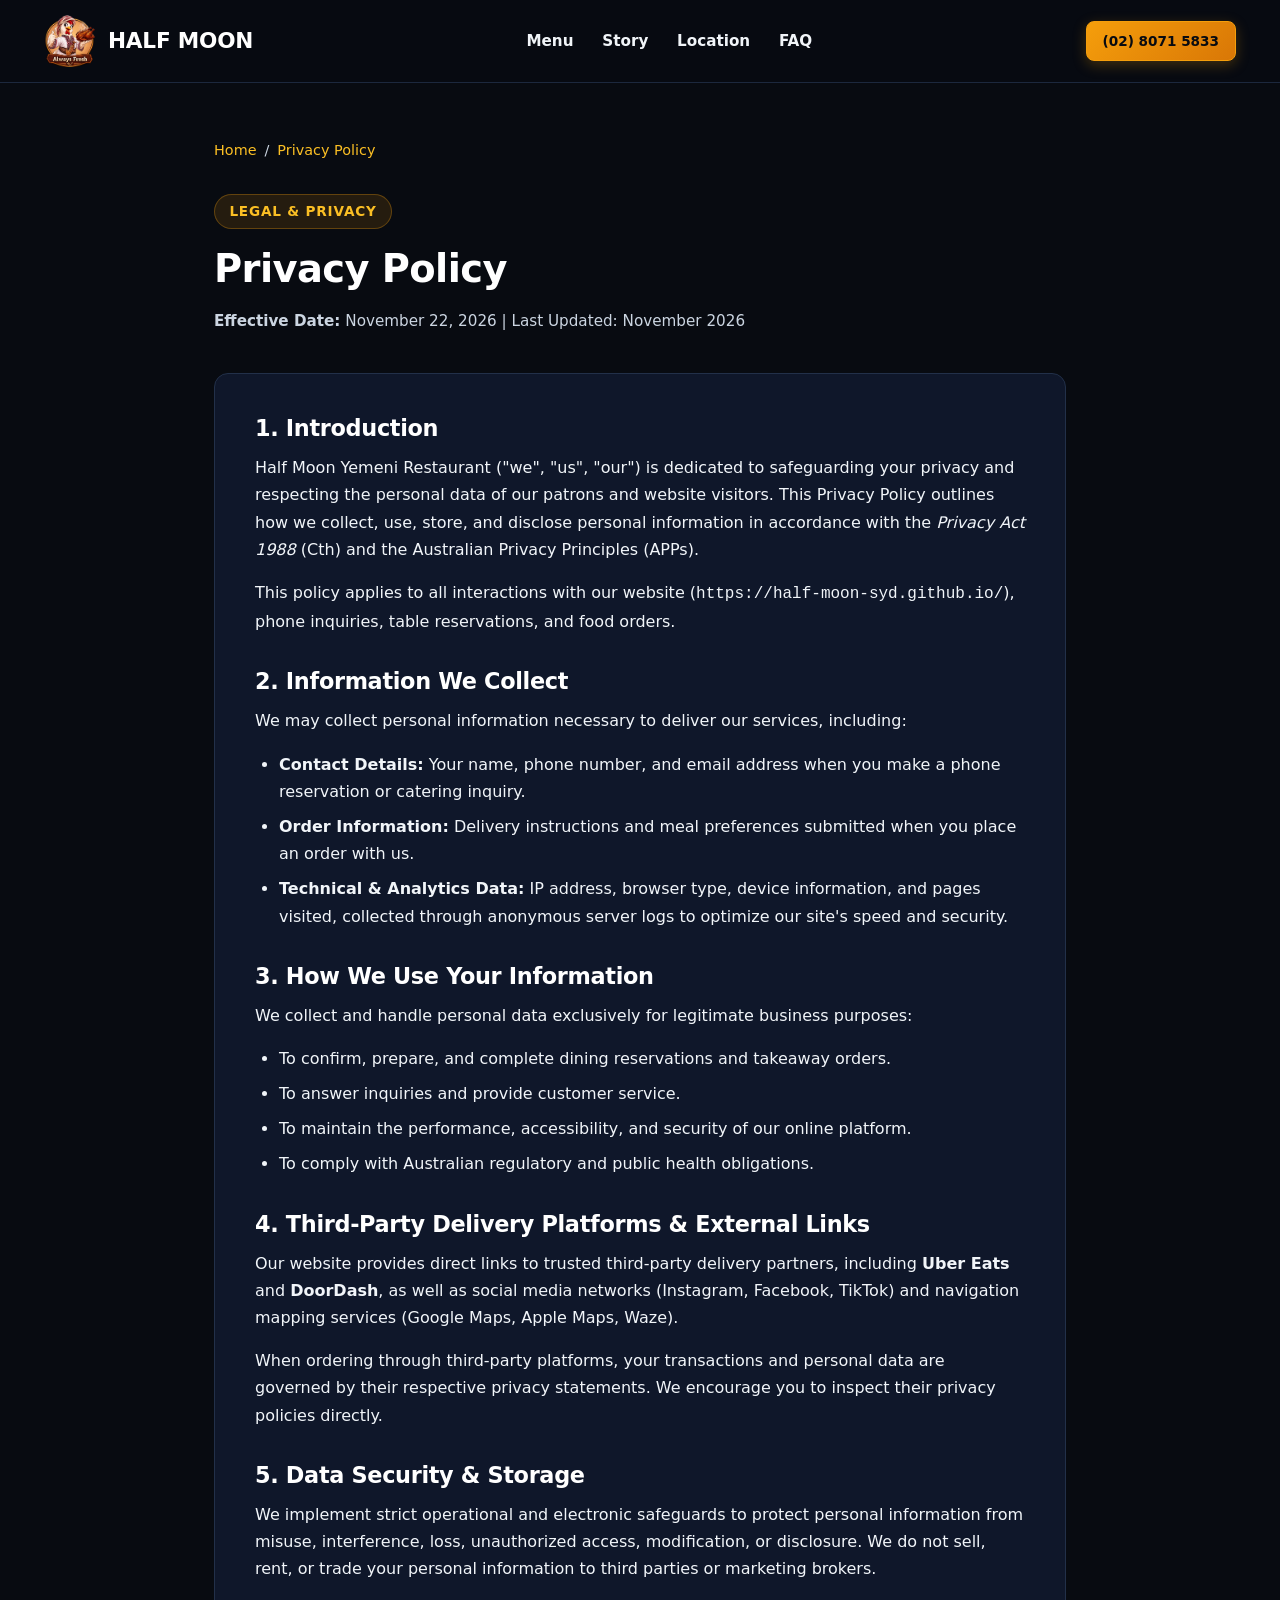
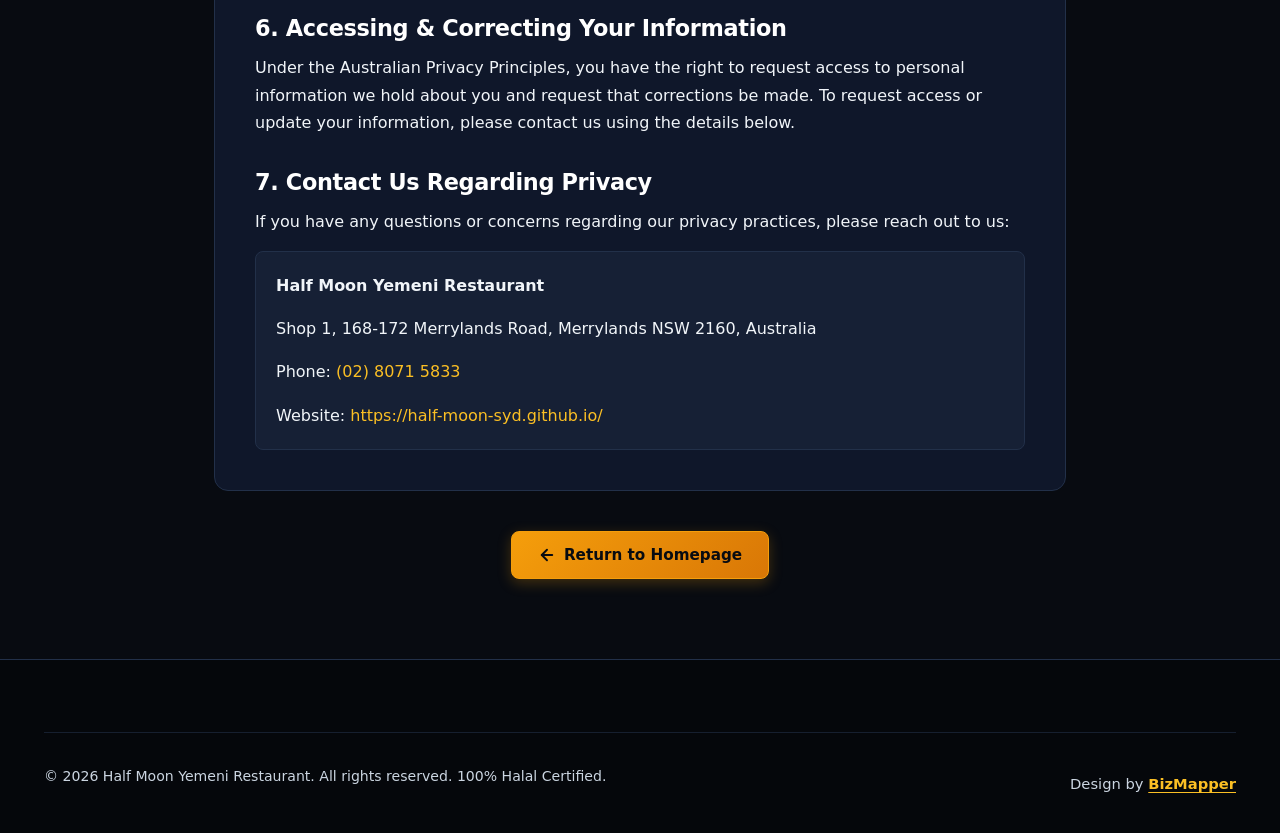
<file: privacy-policy.html>
<!DOCTYPE html>
<html lang="en-AU">
<head>
  <!-- ==========================================================================
       SECTION 1: DOCUMENT METADATA & CHARACTER SET
       ========================================================================== -->
  <meta charset="UTF-8" />
  <meta name="viewport" content="width=device-width, initial-scale=1.0, viewport-fit=cover" />
  <meta http-equiv="X-UA-Compatible" content="IE=edge" />
  
  <title>Privacy Policy | Half Moon Yemeni Restaurant Sydney</title>
  <meta name="description" content="Privacy Policy for Half Moon Yemeni Restaurant in Merrylands, Sydney. Learn how we handle customer data, website interactions, and food delivery orders securely." />
  
  <!-- Canonical URL -->
  <link rel="canonical" href="https://half-moon-syd.github.io/privacy-policy.html" />
  <meta name="robots" content="index, follow" />

  <!-- Open Graph -->
  <meta property="og:site_name" content="Half Moon Yemeni Restaurant" />
  <meta property="og:type" content="website" />
  <meta property="og:locale" content="en_AU" />
  <meta property="og:url" content="https://half-moon-syd.github.io/privacy-policy.html" />
  <meta property="og:title" content="Privacy Policy | Half Moon Yemeni Restaurant Sydney" />
  <meta property="og:description" content="Privacy Policy for Half Moon Yemeni Restaurant in Merrylands, Sydney. Learn how we handle customer data, website interactions, and food delivery orders securely." />
  <meta property="og:image" content="https://half-moon-syd.github.io/DoorDashWebP/Header%20Cover%20Page.webp" />

  <!-- Twitter Card -->
  <meta name="twitter:card" content="summary" />
  <meta name="twitter:title" content="Privacy Policy | Half Moon Yemeni Restaurant Sydney" />
  <meta name="twitter:description" content="Privacy Policy for Half Moon Yemeni Restaurant in Merrylands, Sydney." />

  <!-- Favicons -->
  <link rel="icon" type="image/svg+xml" href="/favicon.svg" />
  <link rel="icon" type="image/x-icon" href="/favicon.ico" />
  <link rel="icon" type="image/png" sizes="32x32" href="/favicon-32x32.png" />
  <link rel="icon" type="image/png" sizes="16x16" href="/favicon-16x16.png" />
  <link rel="apple-touch-icon" sizes="180x180" href="/apple-touch-icon.png" />
  <link rel="manifest" href="/site.webmanifest" />
  <meta name="theme-color" content="#080B11" />

  <link rel="stylesheet" href="/assets/css/styles.css" />
</head>
<body>

  <!-- Skip link -->
  <a href="#main-content" class="skip-to-content">Skip to main content</a>

  <!-- Header -->
  <header class="site-header" role="banner">
    <div class="container nav-wrapper">
      <a href="/" class="brand-link" aria-label="Half Moon Homepage">
        <img src="/Logo/Half%20Moon%20Logo%20NBG.png" 
             alt="Half Moon Logo" 
             class="brand-logo" 
             width="52" 
             height="52" />
        <span class="brand-title">HALF MOON</span>
      </a>

      <nav class="nav-desktop" aria-label="Main Navigation">
        <a href="/#menu" class="nav-link">Menu</a>
        <a href="/#about" class="nav-link">Story</a>
        <a href="/#location" class="nav-link">Location</a>
        <a href="/#faq" class="nav-link">FAQ</a>
      </nav>

      <div class="nav-actions">
        <a href="tel:0280715833" class="btn btn-primary btn-sm" aria-label="Call Half Moon Restaurant at (02) 8071 5833">
          <span>(02) 8071 5833</span>
        </a>
      </div>
    </div>
  </header>

  <!-- Main Content -->
  <main id="main-content" class="section section-dark" style="padding-top: 3.5rem;">
    <div class="container" style="max-width: 900px;">
      
      <!-- Breadcrumb -->
      <nav aria-label="Breadcrumb" style="margin-bottom: 2rem;">
        <ol style="display: flex; gap: 0.5rem; list-style: none; font-size: 0.9rem; color: var(--color-text-muted);">
          <li><a href="/">Home</a></li>
          <li><span>/</span></li>
          <li style="color: var(--color-text-gold);" aria-current="page">Privacy Policy</li>
        </ol>
      </nav>

      <div class="badge-tag">Legal &amp; Privacy</div>
      <h1 style="margin-bottom: 1rem; font-size: 2.4rem;">Privacy Policy</h1>
      <p style="color: var(--color-text-muted); font-size: 0.95rem; margin-bottom: 2.5rem;">
        <strong>Effective Date:</strong> November 22, 2026 | Last Updated: November 2026
      </p>

      <div style="background-color: var(--color-bg-surface); border: 1px solid var(--color-border); border-radius: var(--radius-md); padding: 2.5rem; display: flex; flex-direction: column; gap: 2rem; line-height: 1.7; color: var(--color-text-secondary);">
        
        <section>
          <h2 style="font-size: 1.4rem; color: var(--color-text-primary); margin-bottom: 0.75rem;">1. Introduction</h2>
          <p>
            Half Moon Yemeni Restaurant ("we", "us", "our") is dedicated to safeguarding your privacy and respecting the personal data of our patrons and website visitors. This Privacy Policy outlines how we collect, use, store, and disclose personal information in accordance with the <em>Privacy Act 1988</em> (Cth) and the Australian Privacy Principles (APPs).
          </p>
          <p>
            This policy applies to all interactions with our website (<code>https://half-moon-syd.github.io/</code>), phone inquiries, table reservations, and food orders.
          </p>
        </section>

        <section>
          <h2 style="font-size: 1.4rem; color: var(--color-text-primary); margin-bottom: 0.75rem;">2. Information We Collect</h2>
          <p>We may collect personal information necessary to deliver our services, including:</p>
          <ul style="padding-left: 1.5rem; display: flex; flex-direction: column; gap: 0.5rem; margin-top: 0.5rem;">
            <li><strong>Contact Details:</strong> Your name, phone number, and email address when you make a phone reservation or catering inquiry.</li>
            <li><strong>Order Information:</strong> Delivery instructions and meal preferences submitted when you place an order with us.</li>
            <li><strong>Technical &amp; Analytics Data:</strong> IP address, browser type, device information, and pages visited, collected through anonymous server logs to optimize our site's speed and security.</li>
          </ul>
        </section>

        <section>
          <h2 style="font-size: 1.4rem; color: var(--color-text-primary); margin-bottom: 0.75rem;">3. How We Use Your Information</h2>
          <p>We collect and handle personal data exclusively for legitimate business purposes:</p>
          <ul style="padding-left: 1.5rem; display: flex; flex-direction: column; gap: 0.5rem; margin-top: 0.5rem;">
            <li>To confirm, prepare, and complete dining reservations and takeaway orders.</li>
            <li>To answer inquiries and provide customer service.</li>
            <li>To maintain the performance, accessibility, and security of our online platform.</li>
            <li>To comply with Australian regulatory and public health obligations.</li>
          </ul>
        </section>

        <section>
          <h2 style="font-size: 1.4rem; color: var(--color-text-primary); margin-bottom: 0.75rem;">4. Third-Party Delivery Platforms &amp; External Links</h2>
          <p>
            Our website provides direct links to trusted third-party delivery partners, including <strong>Uber Eats</strong> and <strong>DoorDash</strong>, as well as social media networks (Instagram, Facebook, TikTok) and navigation mapping services (Google Maps, Apple Maps, Waze).
          </p>
          <p>
            When ordering through third-party platforms, your transactions and personal data are governed by their respective privacy statements. We encourage you to inspect their privacy policies directly.
          </p>
        </section>

        <section>
          <h2 style="font-size: 1.4rem; color: var(--color-text-primary); margin-bottom: 0.75rem;">5. Data Security &amp; Storage</h2>
          <p>
            We implement strict operational and electronic safeguards to protect personal information from misuse, interference, loss, unauthorized access, modification, or disclosure. We do not sell, rent, or trade your personal information to third parties or marketing brokers.
          </p>
        </section>

        <section>
          <h2 style="font-size: 1.4rem; color: var(--color-text-primary); margin-bottom: 0.75rem;">6. Accessing &amp; Correcting Your Information</h2>
          <p>
            Under the Australian Privacy Principles, you have the right to request access to personal information we hold about you and request that corrections be made. To request access or update your information, please contact us using the details below.
          </p>
        </section>

        <section>
          <h2 style="font-size: 1.4rem; color: var(--color-text-primary); margin-bottom: 0.75rem;">7. Contact Us Regarding Privacy</h2>
          <p>
            If you have any questions or concerns regarding our privacy practices, please reach out to us:
          </p>
          <div style="background-color: var(--color-bg-elevated); padding: 1.25rem; border-radius: var(--radius-sm); border: 1px solid var(--color-border); margin-top: 0.75rem;">
            <p><strong>Half Moon Yemeni Restaurant</strong></p>
            <p>Shop 1, 168-172 Merrylands Road, Merrylands NSW 2160, Australia</p>
            <p>Phone: <a href="tel:0280715833">(02) 8071 5833</a></p>
            <p>Website: <a href="https://half-moon-syd.github.io/">https://half-moon-syd.github.io/</a></p>
          </div>
        </section>

      </div>

      <div style="margin-top: 2.5rem; text-align: center;">
        <a href="/" class="btn btn-primary">
          <svg width="18" height="18" viewBox="0 0 24 24" fill="none" stroke="currentColor" stroke-width="2.5" stroke-linecap="round" stroke-linejoin="round" aria-hidden="true">
            <line x1="19" y1="12" x2="5" y2="12"></line>
            <polyline points="12 19 5 12 12 5"></polyline>
          </svg>
          <span>Return to Homepage</span>
        </a>
      </div>

    </div>
  </main>

  <!-- Footer -->
  <footer class="site-footer" role="contentinfo">
    <div class="container">
      <div class="footer-bottom-bar">
        <p class="footer-copy">
          &copy; 2026 Half Moon Yemeni Restaurant. All rights reserved. 100% Halal Certified.
        </p>
        <p class="footer-designer">
          Design by <a href="https://bizmapper.github.io/" target="_blank" rel="noopener noreferrer">BizMapper</a>
        </p>
      </div>
    </div>
  </footer>

</body>
</html>
</file>
<file: assets/css/styles.css>
/**
 * Half Moon Yemeni Restaurant - Primary Stylesheet
 * Location: Shop 1, 168-172 Merrylands Road, Merrylands NSW 2160, Sydney
 * Theme: Luxury Dark Charcoal & Warm Yemeni Amber Gold
 * Standards: WCAG AAA / AA Accessible Contrast, Zero-Layout-Shift, 100 Lighthouse, Mobile-First
 */

/* ==========================================================================
   1. CSS CUSTOM PROPERTIES (DESIGN SYSTEM TOKENS)
   ========================================================================== */
:root {
  /* Color Palette - Surfaces & Backgrounds */
  --color-bg-primary: #080B11;       /* Deep obsidian / night sky */
  --color-bg-surface: #0F172A;       /* Rich midnight slate for cards */
  --color-bg-elevated: #162035;      /* Elevated surfaces & hover states */
  --color-bg-accent-soft: rgba(245, 158, 11, 0.12); /* Soft golden tint */
  --color-border: #223049;           /* Clean card borders */
  --color-border-glow: #F59E0B;      /* Amber accent border */

  /* High Contrast Accessible Typography (WCAG AAA Compliant) */
  --color-text-primary: #FFFFFF;     /* 19.3:1 contrast ratio against #080B11 */
  --color-text-secondary: #F1F5F9;   /* 17.5:1 contrast ratio against #080B11 */
  --color-text-muted: #CBD5E1;       /* 12.8:1 contrast ratio against #080B11 */
  --color-text-gold: #FBBF24;        /* 11.4:1 contrast ratio against #080B11 */

  /* Primary Brand Accents (Yemeni Gold & Amber) */
  --color-gold: #F59E0B;             /* Primary gold */
  --color-gold-hover: #D97706;       /* Darker gold for interaction */
  --color-gold-light: #FDE68A;       /* Golden highlight */
  --color-gold-glow: rgba(245, 158, 11, 0.25);

  /* Status Colors */
  --color-success: #10B981;          /* Open Now green */
  --color-success-bg: rgba(16, 185, 129, 0.15);
  --color-danger: #EF4444;           /* Closed red */

  /* Typography Stack - System fonts for instantaneous zero-latency render */
  --font-family-base: system-ui, -apple-system, BlinkMacSystemFont, "Segoe UI", Roboto, "Helvetica Neue", Arial, sans-serif;
  --font-family-arabic: "Traditional Arabic", "Amiri", "Segoe UI", Tahoma, sans-serif;

  /* Layout & Spacing */
  --container-max-width: 1240px;
  --container-padding: 1.5rem;
  --radius-sm: 8px;
  --radius-md: 14px;
  --radius-lg: 20px;
  --radius-full: 9999px;

  /* Transitions */
  --transition-fast: 0.15s ease;
  --transition-normal: 0.25s ease;
}

/* ==========================================================================
   2. RESET & BASE ELEMENTS
   ========================================================================== */
*, *::before, *::after {
  box-sizing: border-box;
  margin: 0;
  padding: 0;
}

html {
  font-family: var(--font-family-base);
  font-size: 16px;
  line-height: 1.6;
  color: var(--color-text-secondary);
  background-color: var(--color-bg-primary);
  scroll-behavior: smooth;
  scroll-padding-top: 80px;
  -webkit-text-size-adjust: 100%;
  touch-action: manipulation;
}

body {
  min-height: 100vh;
  display: flex;
  flex-direction: column;
  overflow-x: hidden;
  background-color: var(--color-bg-primary);
}

/* Skip link for keyboard accessibility */
.skip-to-content {
  position: absolute;
  top: -100px;
  left: 1rem;
  z-index: 9999;
  background: var(--color-gold);
  color: #000000;
  padding: 0.75rem 1.25rem;
  border-radius: var(--radius-sm);
  font-weight: 700;
  text-decoration: none;
  transition: top var(--transition-fast);
}

.skip-to-content:focus {
  top: 1rem;
}

/* Typography Hierarchy */
h1, h2, h3, h4, h5, h6 {
  color: var(--color-text-primary);
  line-height: 1.25;
  font-weight: 700;
  letter-spacing: -0.015em;
}

h1 {
  font-size: clamp(1.85rem, 4.5vw + 0.8rem, 3.4rem);
}

h2 {
  font-size: clamp(1.5rem, 3vw + 0.4rem, 2.4rem);
}

h3 {
  font-size: clamp(1.15rem, 1.8vw + 0.35rem, 1.5rem);
}

p {
  margin-bottom: 1rem;
}

p:last-child {
  margin-bottom: 0;
}

a {
  color: var(--color-text-gold);
  text-decoration: none;
  transition: color var(--transition-fast);
}

a:hover {
  color: var(--color-gold-light);
}

a:focus-visible, button:focus-visible {
  outline: 2px solid var(--color-gold);
  outline-offset: 3px;
}

img {
  max-width: 100%;
  height: auto;
  display: block;
}

/* Container */
.container {
  width: 100%;
  max-width: var(--container-max-width);
  margin-left: auto;
  margin-right: auto;
  padding-left: var(--container-padding);
  padding-right: var(--container-padding);
}

/* Section Spacing */
.section {
  padding: 5rem 0;
  position: relative;
}

.section-dark {
  background-color: var(--color-bg-primary);
}

.section-surface {
  background-color: #0B111D;
  border-top: 1px solid var(--color-border);
  border-bottom: 1px solid var(--color-border);
}

/* Section Header (AEO/SEO optimized) */
.section-header {
  text-align: center;
  max-width: 780px;
  margin: 0 auto 3.5rem auto;
}

.badge-tag {
  display: inline-flex;
  align-items: center;
  gap: 0.4rem;
  padding: 0.35rem 0.9rem;
  border-radius: var(--radius-full);
  background-color: var(--color-bg-accent-soft);
  border: 1px solid rgba(245, 158, 11, 0.3);
  color: var(--color-text-gold);
  font-size: 0.85rem;
  font-weight: 600;
  text-transform: uppercase;
  letter-spacing: 0.06em;
  margin-bottom: 1rem;
}

.section-subtitle {
  color: var(--color-text-muted);
  font-size: 1.1rem;
  margin-top: 0.75rem;
}

/* ==========================================================================
   3. BUTTONS & INTERACTIVE ELEMENTS
   ========================================================================== */
.btn {
  display: inline-flex;
  align-items: center;
  justify-content: center;
  gap: 0.5rem;
  font-weight: 700;
  font-size: 0.95rem;
  padding: 0.85rem 1.6rem;
  border-radius: var(--radius-sm);
  cursor: pointer;
  text-align: center;
  transition: all var(--transition-normal);
  border: 1px solid transparent;
  line-height: 1.2;
  min-height: 48px; /* Accessible Touch Target */
  touch-action: manipulation;
  white-space: nowrap; /* Prevent multi-line button wrap */
}

.btn-primary {
  background: linear-gradient(135deg, #F59E0B 0%, #D97706 100%);
  color: #080B11;
  border-color: #F59E0B;
  box-shadow: 0 4px 14px var(--color-gold-glow);
}

.btn-primary:hover {
  background: linear-gradient(135deg, #FBBF24 0%, #F59E0B 100%);
  color: #000000;
  box-shadow: 0 6px 20px rgba(245, 158, 11, 0.4);
  transform: translateY(-2px);
}

.btn-secondary {
  background-color: var(--color-bg-elevated);
  color: var(--color-text-primary);
  border-color: var(--color-border);
}

.btn-secondary:hover {
  background-color: #1E2B45;
  color: var(--color-text-gold);
  border-color: var(--color-gold);
  transform: translateY(-2px);
}

.btn-outline {
  background-color: transparent;
  color: var(--color-text-gold);
  border-color: var(--color-gold);
}

.btn-outline:hover {
  background-color: var(--color-bg-accent-soft);
  color: var(--color-gold-light);
  transform: translateY(-2px);
}

.btn-sm {
  padding: 0.5rem 1rem;
  font-size: 0.85rem;
  min-height: 40px;
}

.btn-group {
  display: flex;
  flex-wrap: wrap;
  gap: 1rem;
  align-items: center;
}

/* ==========================================================================
   4. NAVIGATION BAR & HEADER
   ========================================================================== */
.site-header {
  position: sticky;
  top: 0;
  z-index: 1000;
  background-color: rgba(8, 11, 17, 0.94);
  backdrop-filter: blur(12px);
  -webkit-backdrop-filter: blur(12px);
  border-bottom: 1px solid rgba(34, 48, 73, 0.8);
  transition: all var(--transition-fast);
}

.nav-wrapper {
  display: flex;
  align-items: center;
  justify-content: space-between;
  height: 82px;
}

.brand-link {
  display: flex;
  align-items: center;
  gap: 0.75rem;
  text-decoration: none;
}

.brand-logo {
  width: 52px;
  height: 52px;
  object-fit: contain;
}

.brand-info {
  display: flex;
  flex-direction: column;
}

.brand-title {
  color: var(--color-text-primary);
  font-size: 1.35rem;
  font-weight: 800;
  line-height: 1;
  letter-spacing: -0.01em;
  white-space: nowrap;
}

.brand-tagline {
  display: none;
}

.nav-desktop {
  display: flex;
  align-items: center;
  gap: 1.4rem;
  list-style: none;
}

.nav-link {
  color: var(--color-text-secondary);
  font-size: 0.95rem;
  font-weight: 600;
  padding: 0.4rem 0.2rem;
  position: relative;
  white-space: nowrap;
  transition: color var(--transition-fast);
}

.nav-link:hover {
  color: var(--color-text-gold);
}

.nav-actions {
  display: flex;
  align-items: center;
  gap: 0.85rem;
  flex-shrink: 0;
}

/* Stretched Order Online Button */
.btn-order-online {
  padding: 0.55rem 1.4rem;
  min-width: 130px;
  font-weight: 700;
  letter-spacing: 0.01em;
}

/* Live Open/Closed Status Indicator */
.status-indicator {
  display: inline-flex;
  align-items: center;
  gap: 0.45rem;
  padding: 0.4rem 0.85rem;
  border-radius: var(--radius-full);
  font-size: 0.82rem;
  font-weight: 700;
  background-color: var(--color-bg-surface);
  border: 1px solid var(--color-border);
  color: var(--color-text-primary);
  white-space: nowrap;
  flex-shrink: 0;
}

.status-dot {
  width: 8px;
  height: 8px;
  border-radius: 50%;
  background-color: var(--color-success);
  box-shadow: 0 0 8px var(--color-success);
  animation: pulse-dot 2s infinite;
}

.status-dot.closed {
  background-color: var(--color-danger);
  box-shadow: 0 0 8px var(--color-danger);
  animation: none;
}

@keyframes pulse-dot {
  0% { transform: scale(0.95); opacity: 0.8; }
  50% { transform: scale(1.2); opacity: 1; }
  100% { transform: scale(0.95); opacity: 0.8; }
}

/* Mobile Menu Toggle */
.mobile-nav-toggle {
  display: none;
  background: transparent;
  border: 1px solid var(--color-border);
  border-radius: var(--radius-sm);
  padding: 0.6rem;
  color: var(--color-text-primary);
  cursor: pointer;
  align-items: center;
  justify-content: center;
  min-height: 48px;
  min-width: 48px;
}

.mobile-nav-toggle svg {
  width: 24px;
  height: 24px;
  stroke: currentColor;
}

/* ==========================================================================
   MOBILE DRAWER (APP-LIKE EXPERIENCE)
   ========================================================================== */
.mobile-drawer {
  display: none;
  position: fixed;
  top: 0;
  left: 0;
  right: 0;
  bottom: 0;
  height: 100vh;
  height: 100dvh;
  background-color: rgba(6, 9, 14, 0.98);
  backdrop-filter: blur(20px);
  -webkit-backdrop-filter: blur(20px);
  padding: 1.25rem 1.25rem 6.5rem 1.25rem;
  z-index: 2000;
  flex-direction: column;
  gap: 1.25rem;
  overflow-y: auto;
  -webkit-overflow-scrolling: touch;
}

.mobile-drawer.active {
  display: flex;
}

.drawer-header {
  display: flex;
  align-items: center;
  justify-content: space-between;
  padding-bottom: 0.75rem;
  border-bottom: 1px solid var(--color-border);
}

.drawer-brand {
  display: flex;
  align-items: center;
  gap: 0.6rem;
  text-decoration: none;
}

.drawer-close-btn {
  background: transparent;
  border: 1px solid var(--color-border);
  border-radius: var(--radius-sm);
  color: var(--color-text-primary);
  width: 42px;
  height: 42px;
  display: flex;
  align-items: center;
  justify-content: center;
  cursor: pointer;
}

.drawer-close-btn:active {
  background-color: var(--color-bg-elevated);
  color: var(--color-gold);
}

.drawer-status-bar {
  display: flex;
  align-items: center;
  justify-content: space-between;
  gap: 0.5rem;
  background-color: var(--color-bg-surface);
  border: 1px solid var(--color-border);
  border-radius: var(--radius-sm);
  padding: 0.6rem 0.85rem;
}

.drawer-badge-tag {
  display: inline-flex;
  align-items: center;
  gap: 0.35rem;
  font-size: 0.78rem;
  font-weight: 700;
  color: var(--color-text-gold);
  background: var(--color-bg-accent-soft);
  padding: 0.25rem 0.6rem;
  border-radius: var(--radius-full);
  border: 1px solid rgba(245, 158, 11, 0.3);
}

.drawer-section-label {
  font-size: 0.75rem;
  font-weight: 800;
  letter-spacing: 0.08em;
  color: var(--color-text-gold);
  text-transform: uppercase;
  margin-top: 0.25rem;
}

.drawer-nav-list {
  display: flex;
  flex-direction: column;
  gap: 0.6rem;
}

.drawer-nav-card {
  display: flex;
  align-items: center;
  gap: 0.85rem;
  background-color: var(--color-bg-surface);
  border: 1px solid var(--color-border);
  border-radius: var(--radius-sm);
  padding: 0.85rem 1rem;
  text-decoration: none;
  transition: all var(--transition-fast);
  min-height: 56px;
}

.drawer-nav-card:active {
  background-color: var(--color-bg-elevated);
  border-color: var(--color-gold);
  transform: translateX(4px);
}

.drawer-card-icon {
  font-size: 1.4rem;
  flex-shrink: 0;
  line-height: 1;
}

.drawer-card-text {
  display: flex;
  flex-direction: column;
  gap: 0.15rem;
  flex-grow: 1;
}

.drawer-card-title {
  color: var(--color-text-primary);
  font-size: 1rem;
  font-weight: 700;
}

.drawer-card-sub {
  color: var(--color-text-muted);
  font-size: 0.8rem;
  line-height: 1.25;
}

.drawer-card-arrow {
  width: 18px;
  height: 18px;
  stroke: var(--color-text-muted);
  flex-shrink: 0;
  transition: stroke var(--transition-fast);
}

.drawer-nav-card:active .drawer-card-arrow {
  stroke: var(--color-gold);
}

.drawer-delivery-grid {
  display: grid;
  grid-template-columns: 1fr 1fr;
  gap: 0.75rem;
}

.drawer-delivery-btn {
  display: flex;
  align-items: center;
  justify-content: center;
  gap: 0.5rem;
  background-color: var(--color-bg-surface);
  border: 1px solid var(--color-border);
  border-radius: var(--radius-sm);
  padding: 0.75rem 0.5rem;
  color: var(--color-text-primary);
  font-weight: 700;
  font-size: 0.9rem;
  text-decoration: none;
  min-height: 48px;
  transition: all var(--transition-fast);
}

.drawer-delivery-btn:active {
  border-color: var(--color-gold);
  color: var(--color-text-gold);
  background-color: var(--color-bg-elevated);
}

.drawer-delivery-btn svg {
  stroke: var(--color-gold);
}

.drawer-action-group {
  display: flex;
  flex-direction: column;
  gap: 0.65rem;
}

.drawer-footer-block {
  margin-top: 0.5rem;
  padding-top: 1rem;
  border-top: 1px solid rgba(34, 48, 73, 0.4);
}

.drawer-address-text {
  color: var(--color-text-muted);
  font-size: 0.82rem;
  text-align: center;
  line-height: 1.4;
}

/* ==========================================================================
   5. HERO SECTION
   ========================================================================== */
.hero-section {
  position: relative;
  padding: 4.5rem 0 5.5rem 0;
  overflow: hidden;
  background: radial-gradient(circle at 80% 20%, rgba(245, 158, 11, 0.08) 0%, transparent 60%),
              radial-gradient(circle at 10% 80%, rgba(16, 23, 42, 0.9) 0%, transparent 70%);
}

.hero-grid {
  display: grid;
  grid-template-columns: 1.15fr 0.85fr;
  gap: 3.5rem;
  align-items: center;
}

.hero-content {
  display: flex;
  flex-direction: column;
  gap: 1.25rem;
}

.hero-title {
  margin-bottom: 0.5rem;
}

.hero-title .highlight {
  color: var(--color-text-gold);
  background: linear-gradient(135deg, #FDE68A 0%, #F59E0B 70%);
  -webkit-background-clip: text;
  -webkit-text-fill-color: transparent;
}

.hero-description {
  font-size: 1.15rem;
  color: var(--color-text-muted);
  line-height: 1.7;
}

.hero-badges-row {
  display: flex;
  flex-wrap: wrap;
  gap: 1.5rem;
  padding-top: 1.5rem;
  border-top: 1px solid var(--color-border);
}

.hero-feature-item {
  display: flex;
  align-items: center;
  gap: 0.6rem;
  font-size: 0.9rem;
  font-weight: 600;
  color: var(--color-text-secondary);
}

.hero-feature-item svg {
  width: 20px;
  height: 20px;
  stroke: var(--color-gold);
  flex-shrink: 0;
}

/* Hero Media Display Card */
.hero-media-card {
  position: relative;
  border-radius: var(--radius-lg);
  overflow: hidden;
  border: 1px solid rgba(245, 158, 11, 0.3);
  box-shadow: 0 20px 40px rgba(0, 0, 0, 0.7);
  background-color: var(--color-bg-surface);
}

.hero-media-card img {
  width: 100%;
  height: 100%;
  max-height: 480px;
  object-fit: cover;
  transition: transform 0.6s ease;
}

.hero-media-card:hover img {
  transform: scale(1.03);
}

.hero-media-overlay {
  position: absolute;
  bottom: 0;
  left: 0;
  right: 0;
  padding: 1.5rem;
  background: linear-gradient(to top, rgba(8, 11, 17, 0.95) 0%, rgba(8, 11, 17, 0.6) 70%, transparent 100%);
  display: flex;
  justify-content: space-between;
  align-items: flex-end;
}

.hero-overlay-tag {
  color: var(--color-text-gold);
  font-size: 0.85rem;
  font-weight: 700;
  text-transform: uppercase;
  letter-spacing: 0.05em;
}

.hero-overlay-title {
  color: #FFFFFF;
  font-size: 1.15rem;
  font-weight: 700;
}

/* ==========================================================================
   6. QUICK ANSWERS / AEO AT A GLANCE
   ========================================================================== */
.aeo-card {
  background-color: var(--color-bg-surface);
  border: 1px solid var(--color-border);
  border-radius: var(--radius-md);
  padding: 2.2rem;
  box-shadow: 0 10px 25px rgba(0, 0, 0, 0.4);
  position: relative;
  overflow: hidden;
}

.aeo-card::before {
  content: "";
  position: absolute;
  top: 0;
  left: 0;
  width: 5px;
  height: 100%;
  background: var(--color-gold);
}

.aeo-direct-answer {
  font-size: 1.15rem;
  line-height: 1.7;
  color: var(--color-text-primary);
  margin-bottom: 2rem;
}

.fast-facts-grid {
  display: grid;
  grid-template-columns: repeat(auto-fit, minmax(220px, 1fr));
  gap: 1.5rem;
}

.fact-card {
  background-color: var(--color-bg-elevated);
  border: 1px solid var(--color-border);
  border-radius: var(--radius-sm);
  padding: 1.25rem;
  display: flex;
  flex-direction: column;
  gap: 0.35rem;
}

.fact-label {
  color: var(--color-text-gold);
  font-size: 0.8rem;
  font-weight: 700;
  text-transform: uppercase;
  letter-spacing: 0.05em;
}

.fact-value {
  color: var(--color-text-primary);
  font-size: 1rem;
  font-weight: 600;
}

.fact-subtext {
  color: var(--color-text-muted);
  font-size: 0.85rem;
}

/* ==========================================================================
   7. INTERACTIVE MENU SECTION
   ========================================================================== */
.menu-nav-tabs {
  display: flex;
  justify-content: center;
  flex-wrap: wrap;
  gap: 0.75rem;
  margin-bottom: 3rem;
  list-style: none;
}

.menu-tab-btn {
  background-color: var(--color-bg-surface);
  border: 1px solid var(--color-border);
  color: var(--color-text-secondary);
  padding: 0.65rem 1.4rem;
  border-radius: var(--radius-full);
  font-weight: 600;
  font-size: 0.95rem;
  cursor: pointer;
  transition: all var(--transition-fast);
  min-height: 44px;
}

.menu-tab-btn:hover {
  border-color: var(--color-gold);
  color: var(--color-text-gold);
}

.menu-tab-btn.active {
  background-color: var(--color-gold);
  color: #080B11;
  border-color: var(--color-gold);
  font-weight: 700;
  box-shadow: 0 4px 12px var(--color-gold-glow);
}

.menu-grid {
  display: grid;
  grid-template-columns: repeat(auto-fill, minmax(320px, 1fr));
  gap: 2rem;
}

.menu-card {
  background-color: var(--color-bg-surface);
  border: 1px solid var(--color-border);
  border-radius: var(--radius-md);
  overflow: hidden;
  display: flex;
  flex-direction: column;
  transition: transform var(--transition-normal), border-color var(--transition-normal), box-shadow var(--transition-normal);
}

.menu-card:hover {
  transform: translateY(-6px);
  border-color: rgba(245, 158, 11, 0.4);
  box-shadow: 0 16px 32px rgba(0, 0, 0, 0.5);
}

.menu-card-img-wrapper {
  position: relative;
  width: 100%;
  height: 220px;
  background-color: #0B0E14;
  overflow: hidden;
}

.menu-card-img-wrapper img {
  width: 100%;
  height: 100%;
  object-fit: cover;
  transition: transform 0.4s ease;
}

.menu-card:hover .menu-card-img-wrapper img {
  transform: scale(1.05);
}

.menu-card-badge {
  position: absolute;
  top: 1rem;
  right: 1rem;
  background-color: rgba(8, 11, 17, 0.85);
  backdrop-filter: blur(6px);
  border: 1px solid var(--color-gold);
  color: var(--color-text-gold);
  font-size: 0.75rem;
  font-weight: 700;
  padding: 0.3rem 0.7rem;
  border-radius: var(--radius-full);
  text-transform: uppercase;
}

.menu-card-body {
  padding: 1.5rem;
  display: flex;
  flex-direction: column;
  flex-grow: 1;
}

.menu-card-header {
  margin-bottom: 0.75rem;
}

.menu-card-title {
  font-size: 1.25rem;
  color: var(--color-text-primary);
  margin-bottom: 0.25rem;
}

.menu-card-arabic {
  font-family: var(--font-family-arabic);
  color: var(--color-text-gold);
  font-size: 1rem;
  direction: rtl;
}

.menu-card-desc {
  color: var(--color-text-muted);
  font-size: 0.92rem;
  line-height: 1.55;
  margin-bottom: 1.5rem;
  flex-grow: 1;
}

.menu-card-footer {
  display: flex;
  align-items: center;
  justify-content: space-between;
  padding-top: 1rem;
  border-top: 1px solid var(--color-border);
}

.menu-card-tag {
  color: var(--color-text-gold);
  font-size: 0.85rem;
  font-weight: 600;
}

/* ==========================================================================
   8. STORY & HERITAGE (E-E-A-T & GEO SIGNALS)
   ========================================================================== */
.story-grid {
  display: grid;
  grid-template-columns: 1fr 1fr;
  gap: 3.5rem;
  align-items: center;
}

.story-content {
  display: flex;
  flex-direction: column;
  gap: 1.25rem;
}

.story-lead {
  font-size: 1.15rem;
  color: var(--color-text-primary);
  font-weight: 500;
}

.story-list {
  list-style: none;
  display: flex;
  flex-direction: column;
  gap: 1rem;
  margin: 0.5rem 0 1rem 0;
}

.story-list-item {
  display: flex;
  align-items: flex-start;
  gap: 0.75rem;
}

.story-list-item svg {
  width: 22px;
  height: 22px;
  stroke: var(--color-gold);
  flex-shrink: 0;
  margin-top: 0.2rem;
}

.story-images-layout {
  display: grid;
  grid-template-columns: 1fr 1fr;
  gap: 1.25rem;
}

.story-img-col {
  display: flex;
  flex-direction: column;
  gap: 1.25rem;
}

.story-img-card {
  border-radius: var(--radius-md);
  overflow: hidden;
  border: 1px solid var(--color-border);
}

.story-img-card img {
  width: 100%;
  height: 100%;
  object-fit: cover;
}

/* ==========================================================================
   9. ORDER ONLINE / DELIVERY CHANNELS
   ========================================================================== */
.order-channels-grid {
  display: grid;
  grid-template-columns: repeat(auto-fit, minmax(280px, 1fr));
  gap: 2rem;
}

.channel-card {
  background-color: var(--color-bg-surface);
  border: 1px solid var(--color-border);
  border-radius: var(--radius-md);
  padding: 2.2rem;
  text-align: center;
  display: flex;
  flex-direction: column;
  align-items: center;
  gap: 1rem;
  transition: all var(--transition-normal);
}

.channel-card:hover {
  transform: translateY(-5px);
  border-color: var(--color-gold);
  box-shadow: 0 12px 28px rgba(0, 0, 0, 0.4);
}

.channel-icon-wrap {
  width: 64px;
  height: 64px;
  border-radius: 50%;
  background-color: var(--color-bg-elevated);
  display: flex;
  align-items: center;
  justify-content: center;
  color: var(--color-gold);
  border: 1px solid rgba(245, 158, 11, 0.3);
}

.channel-icon-wrap svg {
  width: 32px;
  height: 32px;
}

.channel-title {
  font-size: 1.35rem;
  color: var(--color-text-primary);
}

.channel-desc {
  color: var(--color-text-muted);
  font-size: 0.95rem;
}

/* ==========================================================================
   10. REVIEWS & SOCIAL PROOF
   ========================================================================== */
.reviews-grid {
  display: grid;
  grid-template-columns: repeat(auto-fit, minmax(300px, 1fr));
  gap: 1.75rem;
}

.review-card {
  background-color: var(--color-bg-surface);
  border: 1px solid var(--color-border);
  border-radius: var(--radius-md);
  padding: 2rem;
  display: flex;
  flex-direction: column;
  justify-content: space-between;
  gap: 1.25rem;
}

.review-stars {
  color: #F59E0B;
  display: flex;
  gap: 0.25rem;
}

.review-quote {
  font-size: 1rem;
  color: var(--color-text-secondary);
  font-style: italic;
  line-height: 1.6;
}

.reviewer-meta {
  display: flex;
  align-items: center;
  justify-content: space-between;
  border-top: 1px solid var(--color-border);
  padding-top: 1rem;
}

.reviewer-name {
  color: var(--color-text-primary);
  font-weight: 700;
  font-size: 0.95rem;
}

.reviewer-source {
  color: var(--color-text-muted);
  font-size: 0.8rem;
}

/* ==========================================================================
   11. LOCATION & MAP SECTION
   ========================================================================== */
.location-grid {
  display: grid;
  grid-template-columns: 1fr 1.3fr;
  gap: 2.5rem;
  align-items: stretch;
}

.location-info-card {
  background-color: var(--color-bg-surface);
  border: 1px solid var(--color-border);
  border-radius: var(--radius-md);
  padding: 2.5rem;
  display: flex;
  flex-direction: column;
  gap: 1.75rem;
}

.location-detail-group {
  display: flex;
  gap: 1rem;
}

.location-icon-box {
  width: 44px;
  height: 44px;
  border-radius: var(--radius-sm);
  background-color: var(--color-bg-accent-soft);
  color: var(--color-gold);
  display: flex;
  align-items: center;
  justify-content: center;
  flex-shrink: 0;
}

.location-icon-box svg {
  width: 22px;
  height: 22px;
  stroke: currentColor;
}

.location-detail-content {
  display: flex;
  flex-direction: column;
}

.location-label {
  color: var(--color-text-gold);
  font-size: 0.8rem;
  font-weight: 700;
  text-transform: uppercase;
  letter-spacing: 0.05em;
  margin-bottom: 0.25rem;
}

.location-val {
  color: var(--color-text-primary);
  font-weight: 600;
  font-size: 1rem;
}

.location-sub {
  color: var(--color-text-muted);
  font-size: 0.88rem;
  margin-top: 0.2rem;
}

.map-wrapper {
  border-radius: var(--radius-md);
  overflow: hidden;
  border: 1px solid var(--color-border);
  min-height: 420px;
  position: relative;
  background-color: var(--color-bg-surface);
}

.map-wrapper iframe {
  width: 100%;
  height: 100%;
  min-height: 420px;
  border: 0;
  display: block;
}

/* ==========================================================================
   12. FAQ ACCORDION (AEO & VOICE SEARCH)
   ========================================================================== */
.faq-container {
  max-width: 860px;
  margin: 0 auto;
  display: flex;
  flex-direction: column;
  gap: 1rem;
}

.faq-item {
  background-color: var(--color-bg-surface);
  border: 1px solid var(--color-border);
  border-radius: var(--radius-sm);
  overflow: hidden;
  transition: border-color var(--transition-fast);
}

.faq-item[open] {
  border-color: rgba(245, 158, 11, 0.4);
}

.faq-question {
  padding: 1.4rem 1.6rem;
  font-size: 1.1rem;
  font-weight: 700;
  color: var(--color-text-primary);
  cursor: pointer;
  display: flex;
  align-items: center;
  justify-content: space-between;
  list-style: none;
}

.faq-question::-webkit-details-marker {
  display: none;
}

.faq-chevron {
  width: 20px;
  height: 20px;
  stroke: var(--color-gold);
  transition: transform var(--transition-fast);
  flex-shrink: 0;
}

.faq-item[open] .faq-chevron {
  transform: rotate(180deg);
}

.faq-answer {
  padding: 0 1.6rem 1.4rem 1.6rem;
  color: var(--color-text-muted);
  font-size: 0.98rem;
  line-height: 1.65;
  border-top: 1px solid rgba(34, 48, 73, 0.4);
  padding-top: 1rem;
}

/* ==========================================================================
   13. FOOTER & ATTRIBUTION
   ========================================================================== */
.site-footer {
  background-color: #05070B;
  border-top: 1px solid var(--color-border);
  padding: 4.5rem 0 2rem 0;
}

.footer-top-grid {
  display: grid;
  grid-template-columns: 1.5fr 1fr 1fr 1fr;
  gap: 3rem;
  margin-bottom: 3.5rem;
}

.footer-brand {
  display: flex;
  flex-direction: column;
  gap: 1rem;
}

.footer-logo-row {
  display: flex;
  align-items: center;
  gap: 0.75rem;
}

.footer-bio {
  color: var(--color-text-muted);
  font-size: 0.95rem;
  line-height: 1.6;
}

.footer-heading {
  color: var(--color-text-primary);
  font-size: 1.05rem;
  font-weight: 700;
  margin-bottom: 1.25rem;
  position: relative;
  display: inline-block;
}

.footer-heading::after {
  content: "";
  position: absolute;
  bottom: -0.4rem;
  left: 0;
  width: 24px;
  height: 2px;
  background-color: var(--color-gold);
}

.footer-nav-list {
  list-style: none;
  display: flex;
  flex-direction: column;
  gap: 0.75rem;
}

.footer-nav-link {
  color: var(--color-text-muted);
  font-size: 0.92rem;
  transition: color var(--transition-fast);
  padding: 0.2rem 0;
}

.footer-nav-link:hover {
  color: var(--color-text-gold);
}

/* Social Media Icons */
.social-links-row {
  display: flex;
  align-items: center;
  gap: 0.85rem;
  margin-top: 0.5rem;
}

.social-icon-btn {
  width: 44px;
  height: 44px;
  border-radius: 50%;
  background-color: var(--color-bg-surface);
  border: 1px solid var(--color-border);
  color: var(--color-text-secondary);
  display: flex;
  align-items: center;
  justify-content: center;
  transition: all var(--transition-fast);
}

.social-icon-btn:hover {
  background-color: var(--color-gold);
  color: #080B11;
  border-color: var(--color-gold);
  transform: translateY(-3px);
  box-shadow: 0 4px 12px var(--color-gold-glow);
}

.social-icon-btn svg {
  width: 20px;
  height: 20px;
  fill: currentColor;
}

/* Footer Bottom Bar */
.footer-bottom-bar {
  border-top: 1px solid rgba(34, 48, 73, 0.6);
  padding-top: 2rem;
  display: flex;
  flex-wrap: wrap;
  align-items: center;
  justify-content: space-between;
  gap: 1.5rem;
}

.footer-copy {
  color: var(--color-text-muted);
  font-size: 0.88rem;
}

.footer-designer {
  color: var(--color-text-muted);
  font-size: 0.92rem;
  font-weight: 500;
}

.footer-designer a {
  color: var(--color-text-gold);
  font-weight: 700;
  text-decoration: underline;
  text-underline-offset: 3px;
  transition: color var(--transition-fast);
}

.footer-designer a:hover {
  color: var(--color-gold-light);
}

/* ==========================================================================
   14. MOBILE STICKY QUICK ACTION BAR (MOBILE ENHANCEMENT)
   ========================================================================== */
.mobile-bottom-bar {
  display: none;
}

/* ==========================================================================
   15. DELIVERY PLATFORM MODAL (MOBILE & DESKTOP)
   ========================================================================== */
.delivery-modal-backdrop {
  display: none;
  position: fixed;
  top: 0;
  left: 0;
  right: 0;
  bottom: 0;
  z-index: 2000;
  background-color: rgba(4, 6, 10, 0.85);
  backdrop-filter: blur(8px);
  -webkit-backdrop-filter: blur(8px);
  align-items: center;
  justify-content: center;
  padding: 1.25rem;
  opacity: 0;
  transition: opacity 0.2s ease;
}

.delivery-modal-backdrop.active {
  display: flex;
  opacity: 1;
}

.delivery-modal-content {
  background-color: var(--color-bg-surface);
  border: 1px solid var(--color-border);
  border-radius: var(--radius-md);
  max-width: 480px;
  width: 100%;
  padding: 2rem;
  position: relative;
  box-shadow: 0 20px 45px rgba(0, 0, 0, 0.8);
  display: flex;
  flex-direction: column;
  gap: 1.25rem;
}

.delivery-modal-close {
  position: absolute;
  top: 1rem;
  right: 1rem;
  background: transparent;
  border: 0;
  color: var(--color-text-muted);
  cursor: pointer;
  padding: 0.5rem;
  display: flex;
  align-items: center;
  justify-content: center;
}

.delivery-modal-close:hover {
  color: #FFFFFF;
}

.delivery-modal-title {
  font-size: 1.35rem;
  color: var(--color-text-primary);
}

.delivery-modal-desc {
  color: var(--color-text-muted);
  font-size: 0.95rem;
  line-height: 1.5;
}

.delivery-options-list {
  display: flex;
  flex-direction: column;
  gap: 0.85rem;
}

.delivery-partner-link {
  display: flex;
  align-items: center;
  justify-content: space-between;
  background-color: var(--color-bg-elevated);
  border: 1px solid var(--color-border);
  border-radius: var(--radius-sm);
  padding: 1rem 1.25rem;
  color: var(--color-text-primary);
  text-decoration: none;
  font-weight: 700;
  font-size: 1rem;
  transition: all var(--transition-fast);
  min-height: 52px;
}

.delivery-partner-link:hover {
  border-color: var(--color-gold);
  color: var(--color-text-gold);
  transform: translateX(3px);
}

/* ==========================================================================
   16. RESPONSIVE MEDIA QUERIES (MOBILE COMPATIBILITY FOCUS)
   ========================================================================== */
@media (max-width: 1024px) {
  .hero-grid {
    grid-template-columns: 1fr;
    gap: 2.5rem;
  }
  .story-grid {
    grid-template-columns: 1fr;
    gap: 2.5rem;
  }
  .location-grid {
    grid-template-columns: 1fr;
    gap: 2rem;
  }
  .footer-top-grid {
    grid-template-columns: 1fr 1fr;
    gap: 2.5rem;
  }
}

@media (max-width: 768px) {
  /* Prevent sticky bottom action bar from covering content */
  body {
    padding-bottom: calc(70px + env(safe-area-inset-bottom, 0px));
  }

  .section {
    padding: 3.5rem 0;
  }

  /* Desktop Header Actions Hide */
  .nav-desktop, 
  .site-header .nav-actions .btn,
  .site-header .status-indicator {
    display: none;
  }

  .mobile-nav-toggle {
    display: flex;
  }

  /* Smooth Horizontally Scrollable Menu Tabs Ribbon */
  .menu-nav-tabs {
    display: flex;
    flex-wrap: nowrap;
    overflow-x: auto;
    -webkit-overflow-scrolling: touch;
    scroll-snap-type: x mandatory;
    gap: 0.6rem;
    padding: 0.25rem 0.75rem 1rem 0.75rem;
    margin-left: calc(-1 * var(--container-padding));
    margin-right: calc(-1 * var(--container-padding));
    padding-left: var(--container-padding);
    padding-right: var(--container-padding);
    margin-bottom: 2rem;
    scrollbar-width: none;
  }

  .menu-nav-tabs::-webkit-scrollbar {
    display: none;
  }

  .menu-tab-btn {
    flex-shrink: 0;
    scroll-snap-align: start;
    white-space: nowrap;
    padding: 0.65rem 1.2rem;
    font-size: 0.9rem;
    min-height: 44px;
  }

  /* Grid Reductions */
  .menu-grid {
    grid-template-columns: 1fr;
    gap: 1.5rem;
  }

  .footer-top-grid {
    grid-template-columns: 1fr;
    gap: 2rem;
  }

  .footer-bottom-bar {
    flex-direction: column;
    text-align: center;
    gap: 1rem;
  }

  .location-info-card {
    padding: 1.5rem;
  }

  /* Sticky Bottom Quick Action Bar */
  .mobile-bottom-bar {
    display: grid;
    grid-template-columns: 1fr 1fr 1fr;
    position: fixed;
    bottom: 0;
    left: 0;
    right: 0;
    z-index: 990;
    background-color: rgba(8, 11, 17, 0.97);
    backdrop-filter: blur(16px);
    -webkit-backdrop-filter: blur(16px);
    border-top: 1px solid var(--color-border);
    padding: 0.4rem 0.6rem calc(0.4rem + env(safe-area-inset-bottom, 0px)) 0.6rem;
    box-shadow: 0 -4px 20px rgba(0, 0, 0, 0.7);
  }

  .mobile-bottom-bar .bar-btn {
    display: flex;
    flex-direction: column;
    align-items: center;
    justify-content: center;
    gap: 0.2rem;
    padding: 0.45rem 0.2rem;
    color: var(--color-text-secondary);
    font-size: 0.72rem;
    font-weight: 700;
    text-decoration: none;
    border-radius: var(--radius-sm);
    min-height: 48px;
  }

  .mobile-bottom-bar .bar-btn svg {
    width: 20px;
    height: 20px;
    stroke: currentColor;
  }

  .mobile-bottom-bar .bar-btn.primary {
    background: linear-gradient(135deg, #F59E0B 0%, #D97706 100%);
    color: #080B11;
  }

  .mobile-bottom-bar .bar-btn.primary svg {
    stroke: #080B11;
  }

  .mobile-bottom-bar .bar-btn:active {
    transform: scale(0.97);
  }
}

@media (max-width: 480px) {
  :root {
    --container-padding: 1rem;
  }

  .btn {
    width: 100%;
  }

  .btn-group {
    flex-direction: column;
    width: 100%;
  }

  .hero-section {
    padding: 2.5rem 0 3.5rem 0;
  }

  .fast-facts-grid {
    grid-template-columns: 1fr;
  }
}
</file>
